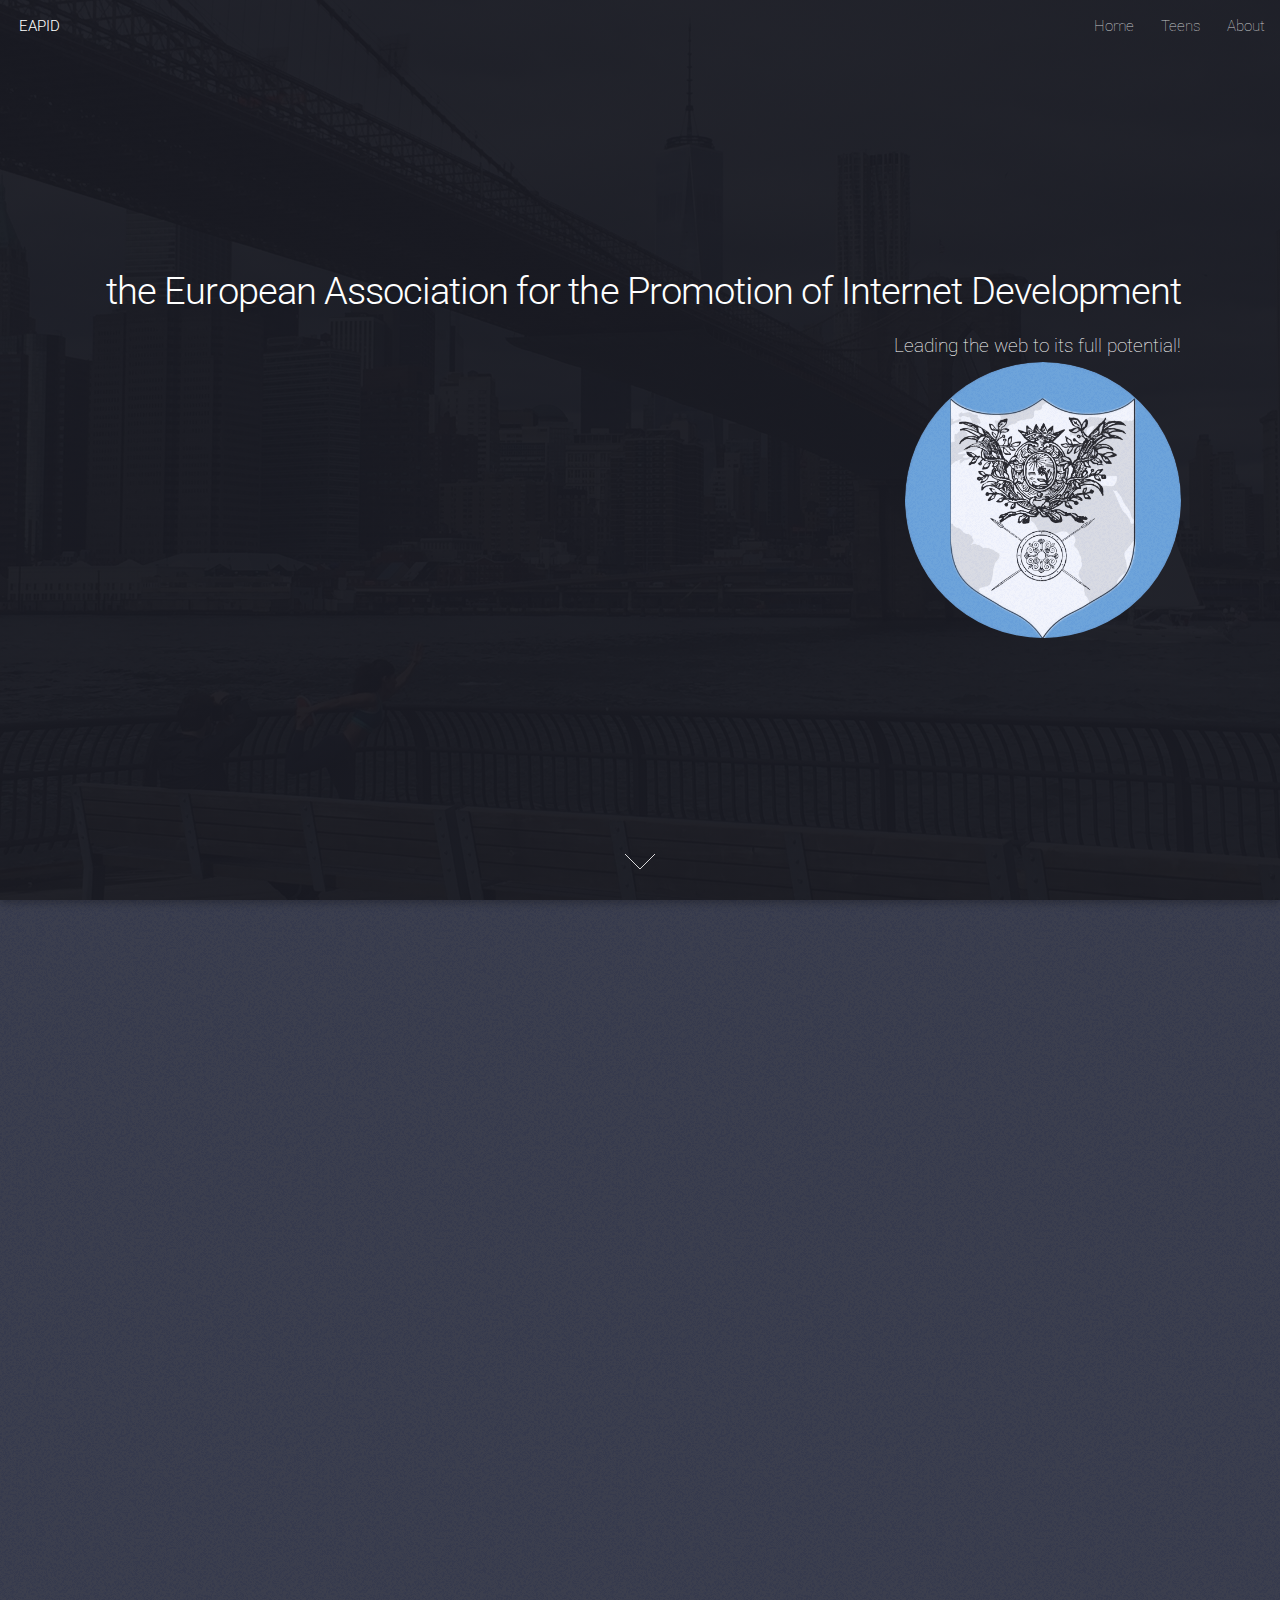
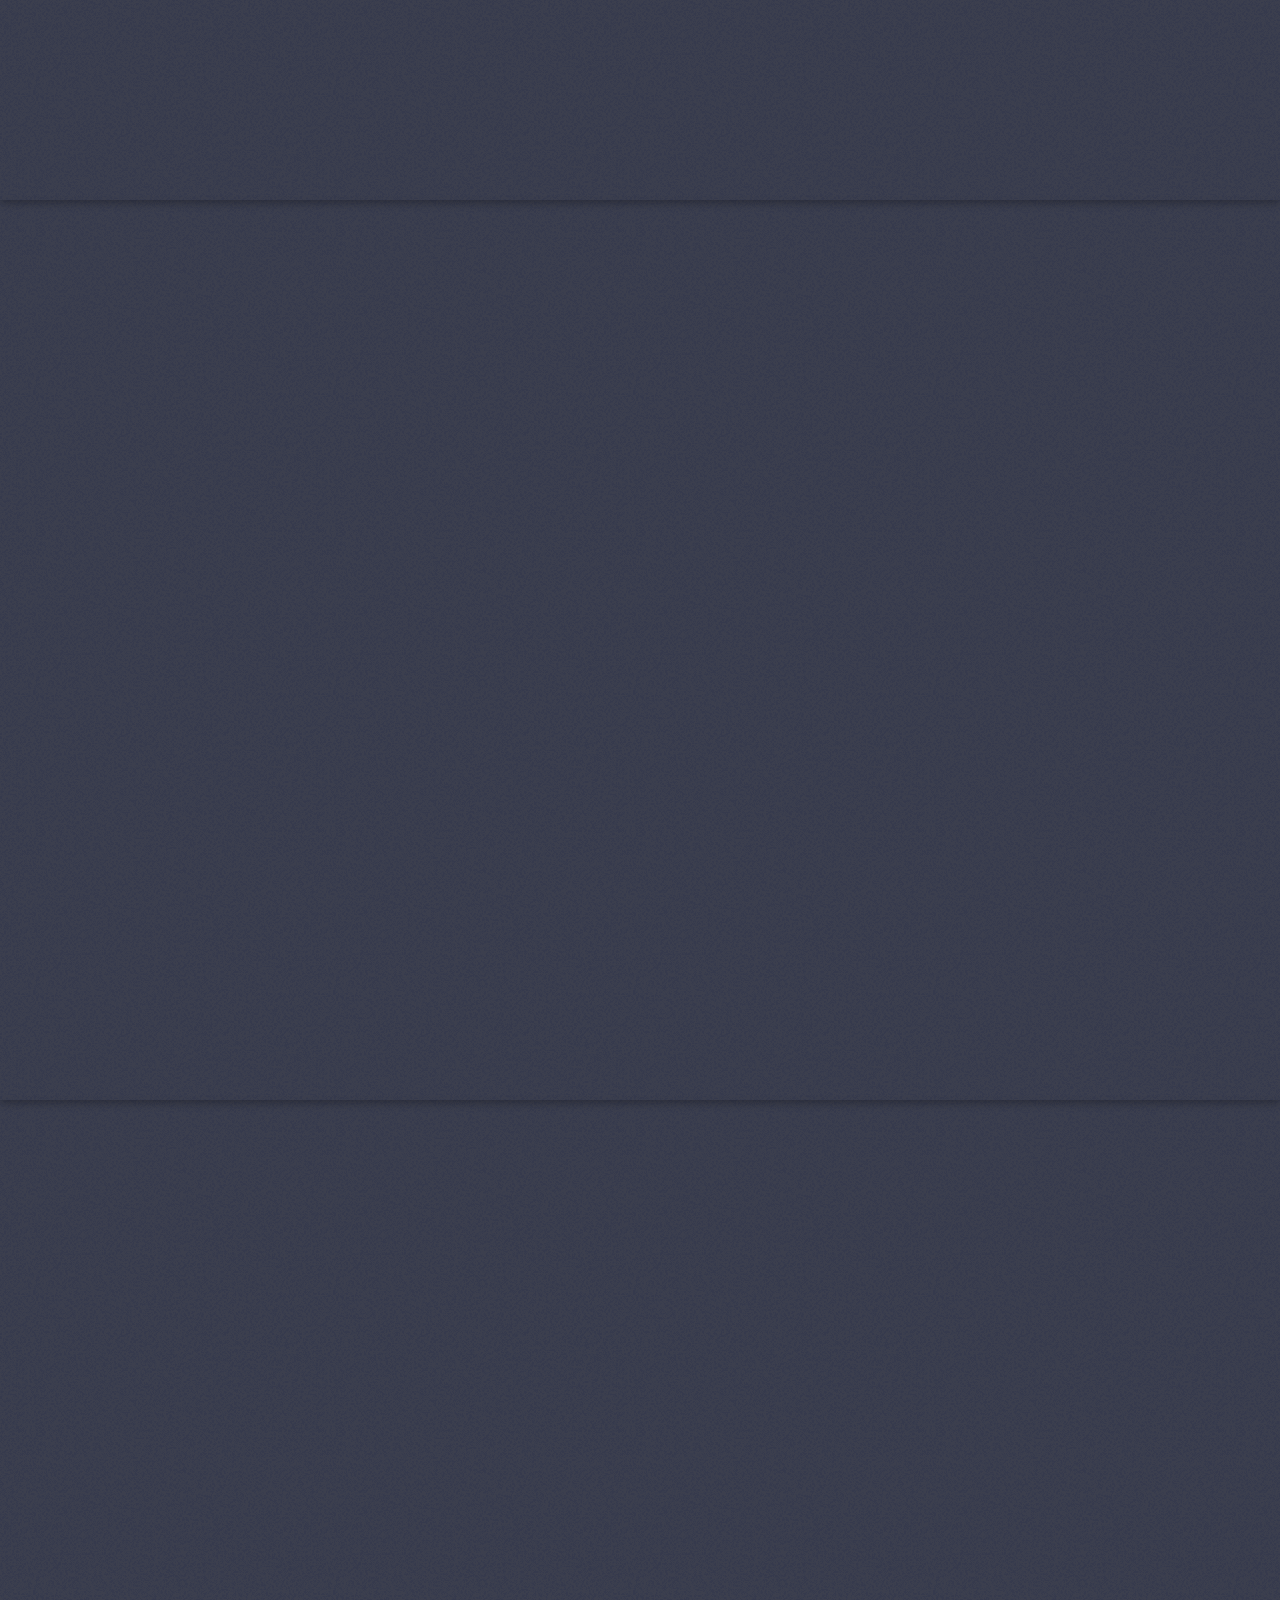
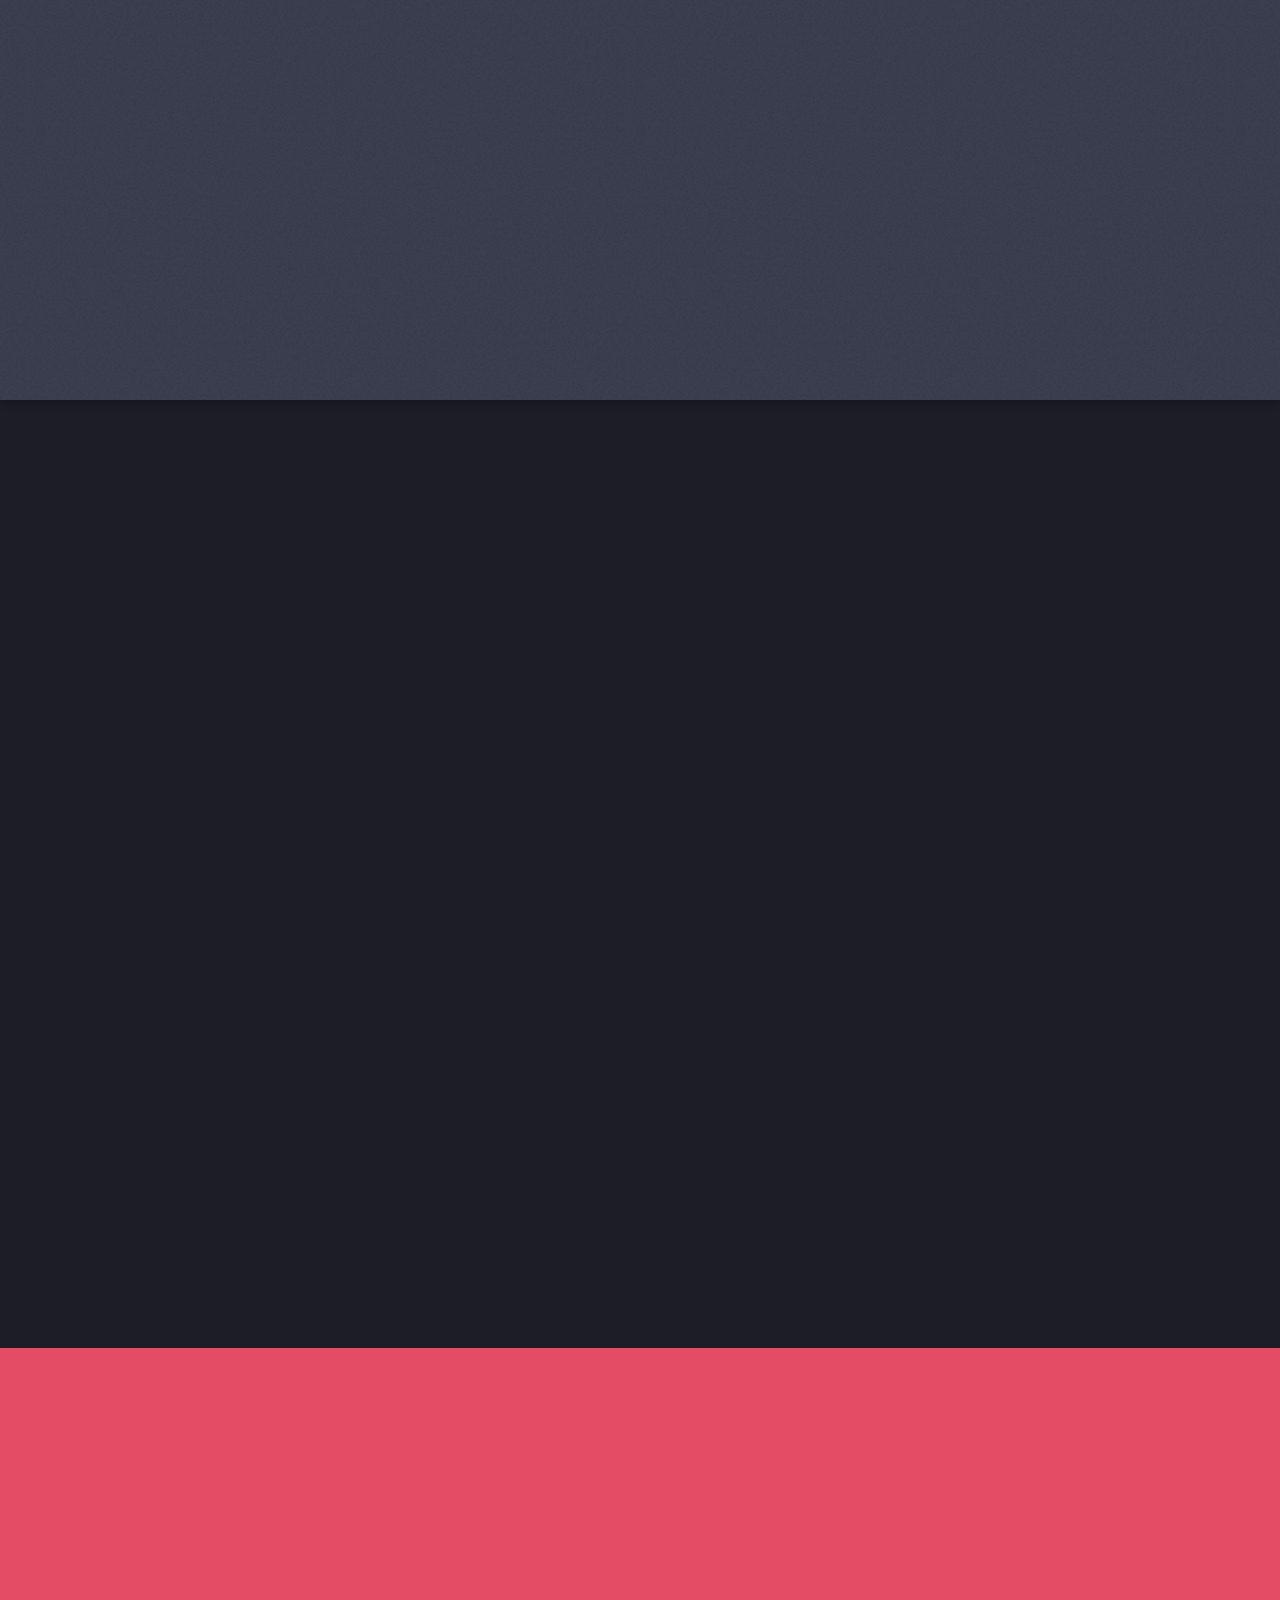
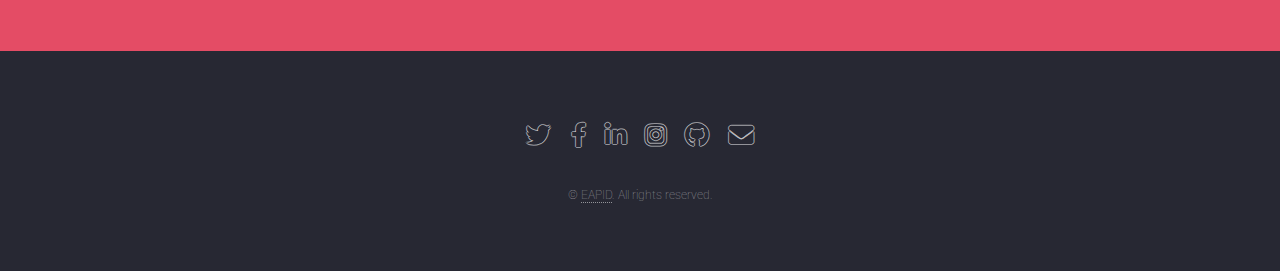
<file: index.html>
<!DOCTYPE HTML>
<!--
	Landed by HTML5 UP
	html5up.net | @ajlkn
	Free for personal and commercial use under the CCA 3.0 license (html5up.net/license)
-->
<html>
	<head>
		<title>the European Association for the Promotion of Internet Development</title>
		<meta charset="utf-8" />
		<meta name="viewport" content="width=device-width, initial-scale=1, user-scalable=no" />
		<link rel="stylesheet" href="assets/css/main.css" />
		<noscript><link rel="stylesheet" href="assets/css/noscript.css" /></noscript>
	</head>
	<body class="is-preload landing">
		<div id="page-wrapper">

			<!-- Header -->
				<header id="header">
					<h1 id="logo"><a href="index.html">EAPID</a></h1>
					<nav id="nav">
						<ul>
							<li><a href="index.html">Home</a></li>
							<li><a href="teens.html">Teens</a></li>
							<li><a href="about.html">About</a></li>
						</ul>
					</nav>
				</header>

			<!-- Banner -->
				<section id="banner">
					<div class="content">
						<header>
							<h2>the European Association for the Promotion of Internet Development</h2>
							<p>Leading the web to its full potential!</p>
						</header>
						<span class="image"><img src="images/logo.png" alt="" /></span>
					</div>
					<a href="#one" class="goto-next scrolly">Next</a>
				</section>

			<!-- One -->
				<section id="one" class="spotlight style1 bottom">
					<span class="image fit main"><img src="images/pic01.jpg" alt="" /></span>
					<div class="content">
						<div class="container">
							<div class="row">
								<div class="col-4 col-12-medium">
									<header>
										<h2>Introduce</h2>
										<p>Stories about us.</p>
									</header>
								</div>
								<div class="col-4 col-12-medium">
									<p>the European Association for the Promotion of Internet Development(EAPID) is an international community where Member organizations, a full-time staff, and the public work together to develop Web standards. Led by Robert M Beasley, EAPID's mission is to lead the Web to its full potential. </p>
								</div>
								<div class="col-4 col-12-medium">
									<p>The social value of the Web is that it enables human communication, commerce, and opportunities to share knowledge. One of EAPID's primary goals is to make these benefits available to all people, whatever their hardware, software, network infrastructure, native language, culture, geographical location, or physical or mental ability. </p>
								</div>
							</div>
						</div>
					</div>
					<a href="#two" class="goto-next scrolly">Next</a>
				</section>

			<!-- Two -->
				<section id="two" class="spotlight style2 right">
					<span class="image fit main"><img src="images/pic02.jpg" alt="" /></span>
					<div class="content">
						<header>
							<h2>The Web and the Internet</h2>
							<p>What is the difference between the Web and the Internet?</p>
						</header><p>The Internet is a network of networks, defined by the TPC/IP standards.</p>
						<p>The Web is an information space. The first three specifications for Web technologies defined URLs, HTTP, and HTML.</p>
						<ul class="actions">
							<li><a href="the-web-and-the-internet.html" class="button">Learn More</a></li>
						</ul>
					</div>
					<a href="#three" class="goto-next scrolly">Next</a>
				</section>

			<!-- Three -->
				<section id="three" class="spotlight style3 left">
					<span class="image fit main bottom"><img src="images/pic03.jpg" alt="" /></span>
					<div class="content">
						<header>
							<h2>Vision</h2>
							<p>EAPID's vision for the Web involves participation, sharing knowledge, and thereby building trust on a global scale.</p>
						</header>
						<p>Web for Rich Interaction; Web of Data and Services; Web of Trust</p>
						<ul class="actions">
							<li><a href="vision.html" class="button">Learn More</a></li>
						</ul>
					</div>
					<a href="#four" class="goto-next scrolly">Next</a>
				</section>

			<!-- Four -->
				<section id="four" class="wrapper style1 special fade-up">
					<div class="container">
						<header class="major">
							<h2>Values</h2>
							<p>What are we committed to?</p>
						</header>
						<div class="box alt">
							<div class="row gtr-uniform">
								<section class="col-4 col-6-medium col-12-xsmall">
									<span class="icon solid alt major fa-chart-area"></span>
									<h3>Informatization</h3>
									<p>Visualization of Internet information.</p>
								</section>
								<section class="col-4 col-6-medium col-12-xsmall">
									<span class="icon solid alt major fa-comment"></span>
									<h3>Multilingual</h3>
									<p>The Internet should not be divided by language.</p>
								</section>
								<section class="col-4 col-6-medium col-12-xsmall">
									<span class="icon solid alt major fa-flask"></span>
									<h3>Creative</h3>
									<p>The Internet should be used to express human creativity.</p>
								</section>
								<section class="col-4 col-6-medium col-12-xsmall">
									<span class="icon solid alt major fa-paper-plane"></span>
									<h3>Interconnection</h3>
									<p>Breaking down the barriers of the Internet.</p>
								</section>
								<section class="col-4 col-6-medium col-12-xsmall">
									<span class="icon solid alt major fa-file"></span>
									<h3>Standardization</h3>
									<p>Implement a set of prevailing standards for the writing of princes.</p>
								</section>
								<section class="col-4 col-6-medium col-12-xsmall">
									<span class="icon solid alt major fa-lock"></span>
									<h3>Security</h3>
									<p>Protect your privacy on the Internet.</p>
								</section>
							</div>
						</div>
						<footer class="major">
							<ul class="actions special">
								<li><a href="values.html" class="button">Learn more</a></li>
							</ul>
						</footer>
					</div>
				</section>

			<!-- Five -->
				<section id="five" class="wrapper style2 special fade">
					<div class="container">
						<header>
							<h2>Subscribe Us</h2>
							<p>to get the latest and most up-to-date information.</p>
						</header>
						<form method="post" action="#" class="cta">
							<div class="row gtr-uniform gtr-50">
								<div class="col-8 col-12-xsmall"><input type="email" name="email" id="email" placeholder="Your Email Address" /></div>
								<div class="col-4 col-12-xsmall"><input type="submit" value="Get Started" class="fit primary" /></div>
							</div>
						</form>
					</div>
				</section>

			<!-- Footer -->
				<footer id="footer">
					<ul class="icons">
						<li><a href="https://twitter.com/" class="icon brands alt fa-twitter"><span class="label">Twitter</span></a></li>
						<li><a href="https://facebook.com/" class="icon brands alt fa-facebook-f"><span class="label">Facebook</span></a></li>
						<li><a href="https://www.linkedin.com/" class="icon brands alt fa-linkedin-in"><span class="label">LinkedIn</span></a></li>
						<li><a href="https://www.instagram.com/" class="icon brands alt fa-instagram"><span class="label">Instagram</span></a></li>
						<li><a href="http://github.com/" class="icon brands alt fa-github"><span class="label">GitHub</span></a></li>
						<li><a href="https://mail.google.com/" class="icon solid alt fa-envelope"><span class="label">Gmail</span></a></li>
					</ul>
					<ul class="copyright">
						<li>&copy; <a href="index.html">EAPID</a>. All rights reserved.</li>
					</ul>
				</footer>

		</div>

		<!-- Scripts -->
			<script src="assets/js/jquery.min.js"></script>
			<script src="assets/js/jquery.scrolly.min.js"></script>
			<script src="assets/js/jquery.dropotron.min.js"></script>
			<script src="assets/js/jquery.scrollex.min.js"></script>
			<script src="assets/js/browser.min.js"></script>
			<script src="assets/js/breakpoints.min.js"></script>
			<script src="assets/js/util.js"></script>
			<script src="assets/js/main.js"></script>

	</body>
</html>
</file>
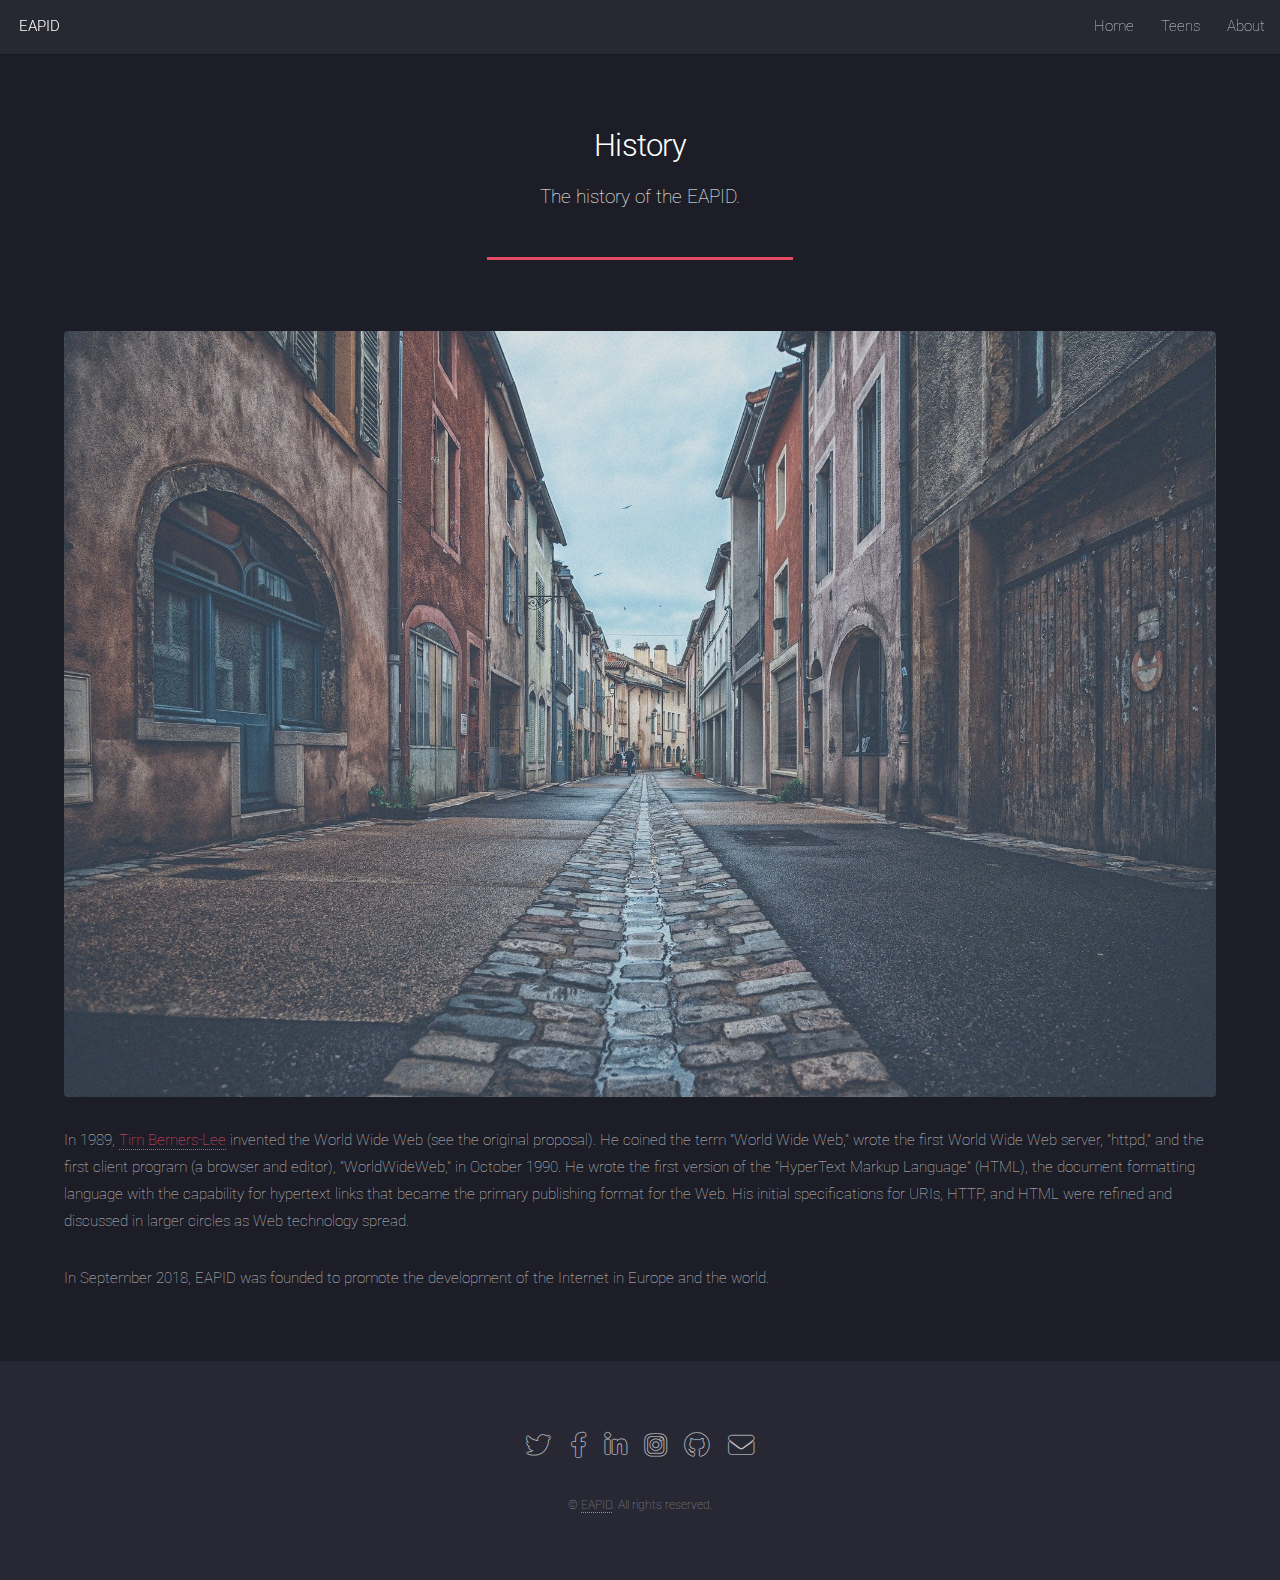
<file: about.html>
<!DOCTYPE HTML>
<!--
	Landed by HTML5 UP
	html5up.net | @ajlkn
	Free for personal and commercial use under the CCA 3.0 license (html5up.net/license)
-->
<html>
	<head>
		<title>About Us</title>
		<meta charset="utf-8" />
		<meta name="viewport" content="width=device-width, initial-scale=1, user-scalable=no" />
		<link rel="stylesheet" href="assets/css/main.css" />
		<noscript><link rel="stylesheet" href="assets/css/noscript.css" /></noscript>
	</head>
	<body class="is-preload">
		<div id="page-wrapper">

			<!-- Header -->
			<header id="header">
				<h1 id="logo"><a href="index.html">EAPID</a></h1>
				<nav id="nav">
					<ul>
						<li><a href="index.html">Home</a></li>
						<li><a href="teens.html">Teens</a></li>
						<li><a href="about.html">About</a></li>
					</ul>
				</nav>
			</header>

			<!-- Main -->
				<div id="main" class="wrapper style1">
					<div class="container">
						<header class="major">
							<h2>History</h2>
							<p>The history of the EAPID.</p>
						</header>

						<!-- Content -->
							<section id="content">
								<a href="#" class="image fit"><img src="images/4.jpg" alt="" /></a>
								<p>In 1989, <a href="https://www.w3.org/People/Berners-Lee/">Tim Berners-Lee</a> invented the World Wide Web (see the original proposal). He coined the term "World Wide Web," wrote the first World Wide Web server, "httpd," and the first client program (a browser and editor), "WorldWideWeb," in October 1990. He wrote the first version of the "HyperText Markup Language" (HTML), the document formatting language with the capability for hypertext links that became the primary publishing format for the Web. His initial specifications for URIs, HTTP, and HTML were refined and discussed in larger circles as Web technology spread.</p>
								<p>In September 2018, EAPID was founded to promote the development of the Internet in Europe and the world.</p>
							</section>

					</div>
				</div>

			<!-- Footer -->
			<footer id="footer">
				<ul class="icons">
					<li><a href="https://twitter.com/" class="icon brands alt fa-twitter"><span class="label">Twitter</span></a></li>
					<li><a href="https://facebook.com/" class="icon brands alt fa-facebook-f"><span class="label">Facebook</span></a></li>
					<li><a href="https://www.linkedin.com/" class="icon brands alt fa-linkedin-in"><span class="label">LinkedIn</span></a></li>
					<li><a href="https://www.instagram.com/" class="icon brands alt fa-instagram"><span class="label">Instagram</span></a></li>
					<li><a href="http://github.com/" class="icon brands alt fa-github"><span class="label">GitHub</span></a></li>
					<li><a href="https://mail.google.com/" class="icon solid alt fa-envelope"><span class="label">Gmail</span></a></li>
				</ul>
				<ul class="copyright">
					<li>&copy; <a href="index.html">EAPID</a>. All rights reserved.</li>
				</ul>
			</footer>

	</div>

		<!-- Scripts -->
			<script src="assets/js/jquery.min.js"></script>
			<script src="assets/js/jquery.scrolly.min.js"></script>
			<script src="assets/js/jquery.dropotron.min.js"></script>
			<script src="assets/js/jquery.scrollex.min.js"></script>
			<script src="assets/js/browser.min.js"></script>
			<script src="assets/js/breakpoints.min.js"></script>
			<script src="assets/js/util.js"></script>
			<script src="assets/js/main.js"></script>

	</body>
</html>
</file>
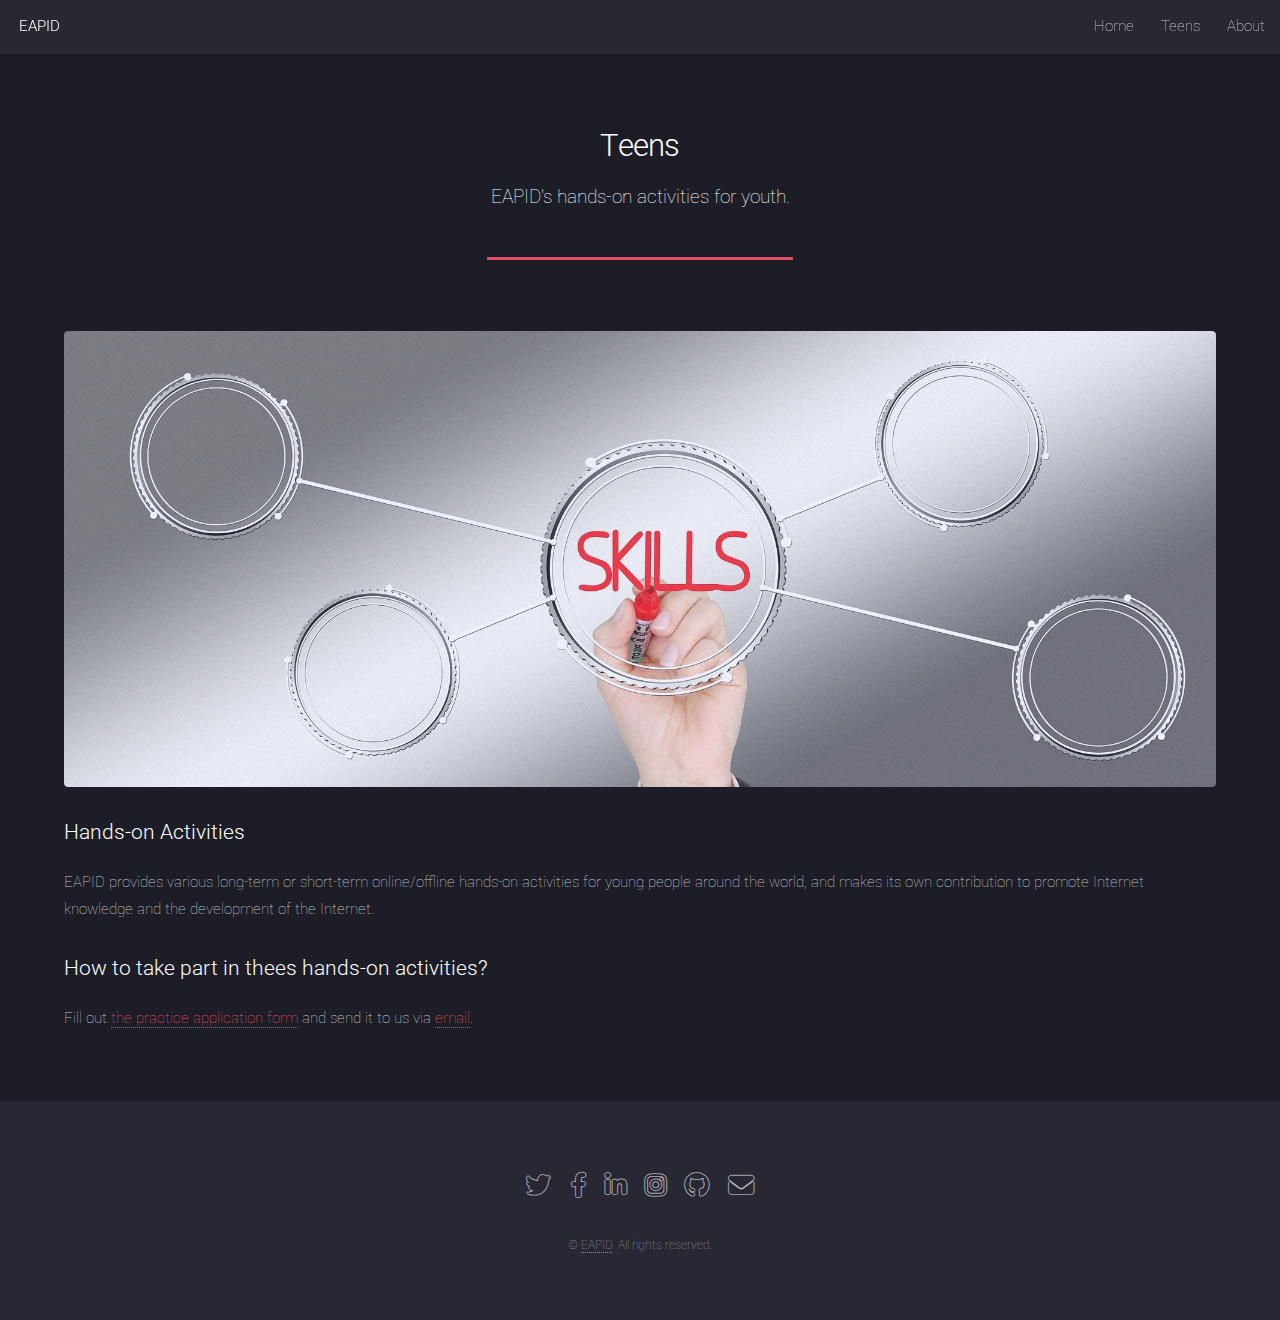
<file: teens.html>
<!DOCTYPE HTML>
<!--
	Landed by HTML5 UP
	html5up.net | @ajlkn
	Free for personal and commercial use under the CCA 3.0 license (html5up.net/license)
-->
<html>
	<head>
		<title>Teens</title>
		<meta charset="utf-8" />
		<meta name="viewport" content="width=device-width, initial-scale=1, user-scalable=no" />
		<link rel="stylesheet" href="assets/css/main.css" />
		<noscript><link rel="stylesheet" href="assets/css/noscript.css" /></noscript>
	</head>
	<body class="is-preload">
		<div id="page-wrapper">

			<!-- Header -->
			<header id="header">
				<h1 id="logo"><a href="index.html">EAPID</a></h1>
				<nav id="nav">
					<ul>
						<li><a href="index.html">Home</a></li>
						<li><a href="teens.html">Teens</a></li>
						<li><a href="about.html">About</a></li>
					</ul>
				</nav>
			</header>

			<!-- Main -->
				<div id="main" class="wrapper style1">
					<div class="container">
						<header class="major">
							<h2>Teens</h2>
							<p>EAPID's hands-on activities for youth.</p>
						</header>

						<!-- Content -->
							<section id="content">
								<a href="#" class="image fit"><img src="images/5.jpg" alt="" /></a>
								<h3>Hands-on Activities</h3>
								<p>EAPID provides various long-term or short-term online/offline hands-on activities for young people around the world, and makes its own contribution to promote Internet knowledge and the development of the Internet.</p>
								<h3>How to take part in thees hands-on activities?</h3>
								<p>Fill out <a href="">the practice application form</a> and send it to us via <a href="">email</a>.</p>
							</section>

					</div>
				</div>

			<!-- Footer -->
			<footer id="footer">
				<ul class="icons">
					<li><a href="https://twitter.com/" class="icon brands alt fa-twitter"><span class="label">Twitter</span></a></li>
					<li><a href="https://facebook.com/" class="icon brands alt fa-facebook-f"><span class="label">Facebook</span></a></li>
					<li><a href="https://www.linkedin.com/" class="icon brands alt fa-linkedin-in"><span class="label">LinkedIn</span></a></li>
					<li><a href="https://www.instagram.com/" class="icon brands alt fa-instagram"><span class="label">Instagram</span></a></li>
					<li><a href="http://github.com/" class="icon brands alt fa-github"><span class="label">GitHub</span></a></li>
					<li><a href="https://mail.google.com/" class="icon solid alt fa-envelope"><span class="label">Gmail</span></a></li>
				</ul>
				<ul class="copyright">
					<li>&copy; <a href="index.html">EAPID</a>. All rights reserved.</li>
				</ul>
			</footer>

	</div>

		<!-- Scripts -->
			<script src="assets/js/jquery.min.js"></script>
			<script src="assets/js/jquery.scrolly.min.js"></script>
			<script src="assets/js/jquery.dropotron.min.js"></script>
			<script src="assets/js/jquery.scrollex.min.js"></script>
			<script src="assets/js/browser.min.js"></script>
			<script src="assets/js/breakpoints.min.js"></script>
			<script src="assets/js/util.js"></script>
			<script src="assets/js/main.js"></script>

	</body>
</html>
</file>
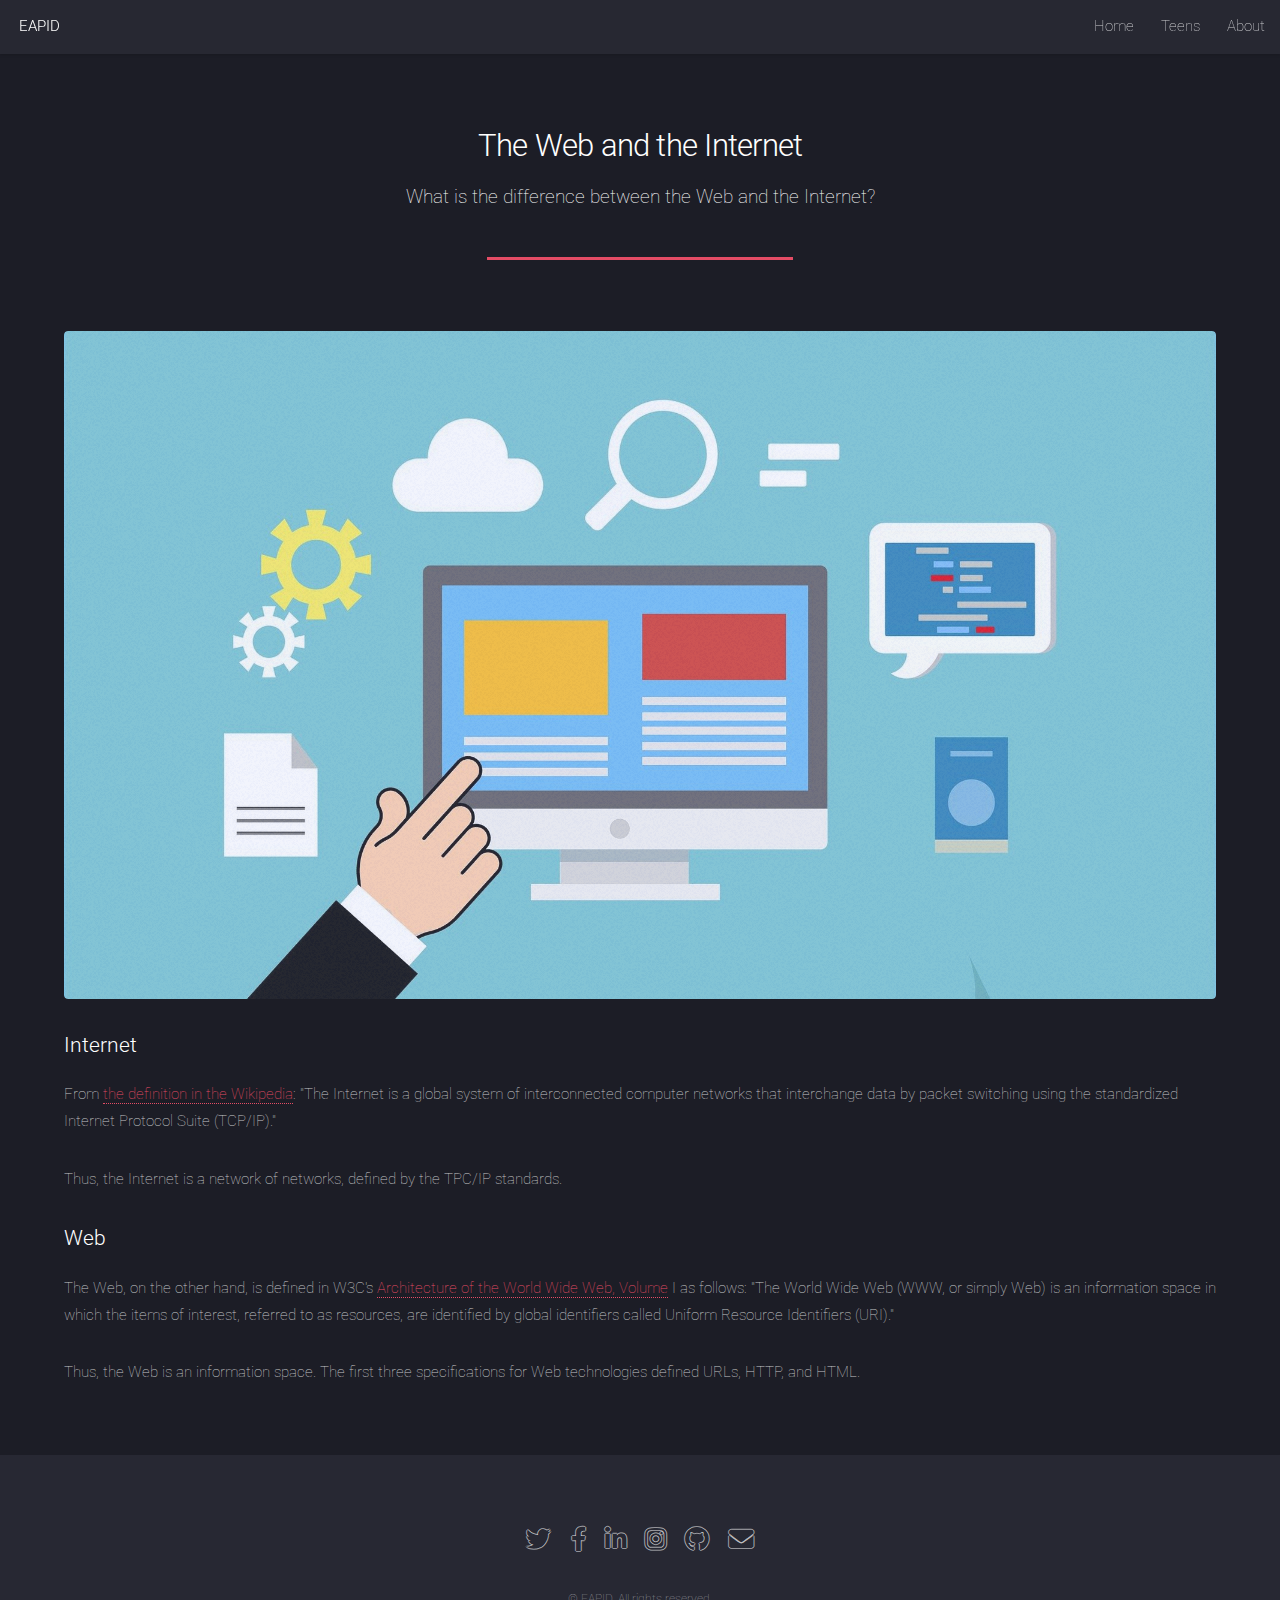
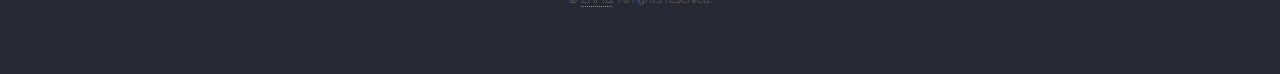
<file: the-web-and-the-internet.html>
<!DOCTYPE HTML>
<!--
	Landed by HTML5 UP
	html5up.net | @ajlkn
	Free for personal and commercial use under the CCA 3.0 license (html5up.net/license)
-->
<html>
	<head>
		<title>What is the difference between the Web and the Internet?</title>
		<meta charset="utf-8" />
		<meta name="viewport" content="width=device-width, initial-scale=1, user-scalable=no" />
		<link rel="stylesheet" href="assets/css/main.css" />
		<noscript><link rel="stylesheet" href="assets/css/noscript.css" /></noscript>
	</head>
	<body class="is-preload">
		<div id="page-wrapper">

			<!-- Header -->
			<header id="header">
				<h1 id="logo"><a href="index.html">EAPID</a></h1>
				<nav id="nav">
					<ul>
						<li><a href="index.html">Home</a></li>
						<li><a href="teens.html">Teens</a></li>
						<li><a href="about.html">About</a></li>
					</ul>
				</nav>
			</header>

			<!-- Main -->
				<div id="main" class="wrapper style1">
					<div class="container">
						<header class="major">
							<h2>The Web and the Internet</h2>
							<p>What is the difference between the Web and the Internet?</p>
						</header>

						<!-- Content -->
							<section id="content">
								<a href="#" class="image fit"><img src="images/1.jpg" alt="" /></a>
								<h3>Internet</h3>
								<p>From <a href="http://en.wikipedia.org/wiki/Internet">the definition in the Wikipedia</a>: "The Internet is a global system of interconnected computer networks that interchange data by packet switching using the standardized Internet Protocol Suite (TCP/IP)."</p>
								<p>Thus, the Internet is a network of networks, defined by the TPC/IP standards.</p>
								<h3>Web</h3>
								<p>The Web, on the other hand, is defined in W3C's <a href="https://www.w3.org/TR/webarch/">Architecture of the World Wide Web, Volume</a> I as follows: "The World Wide Web (WWW, or simply Web) is an information space in which the items of interest, referred to as resources, are identified by global identifiers called Uniform Resource Identifiers (URI)."</p>
								<p>Thus, the Web is an information space. The first three specifications for Web technologies defined URLs, HTTP, and HTML.</p>
							</section>

					</div>
				</div>

			<!-- Footer -->
			<footer id="footer">
				<ul class="icons">
					<li><a href="https://twitter.com/" class="icon brands alt fa-twitter"><span class="label">Twitter</span></a></li>
					<li><a href="https://facebook.com/" class="icon brands alt fa-facebook-f"><span class="label">Facebook</span></a></li>
					<li><a href="https://www.linkedin.com/" class="icon brands alt fa-linkedin-in"><span class="label">LinkedIn</span></a></li>
					<li><a href="https://www.instagram.com/" class="icon brands alt fa-instagram"><span class="label">Instagram</span></a></li>
					<li><a href="http://github.com/" class="icon brands alt fa-github"><span class="label">GitHub</span></a></li>
					<li><a href="https://mail.google.com/" class="icon solid alt fa-envelope"><span class="label">Gmail</span></a></li>
				</ul>
				<ul class="copyright">
					<li>&copy; <a href="index.html">EAPID</a>. All rights reserved.</li>
				</ul>
			</footer>

	</div>

		<!-- Scripts -->
			<script src="assets/js/jquery.min.js"></script>
			<script src="assets/js/jquery.scrolly.min.js"></script>
			<script src="assets/js/jquery.dropotron.min.js"></script>
			<script src="assets/js/jquery.scrollex.min.js"></script>
			<script src="assets/js/browser.min.js"></script>
			<script src="assets/js/breakpoints.min.js"></script>
			<script src="assets/js/util.js"></script>
			<script src="assets/js/main.js"></script>

	</body>
</html>
</file>
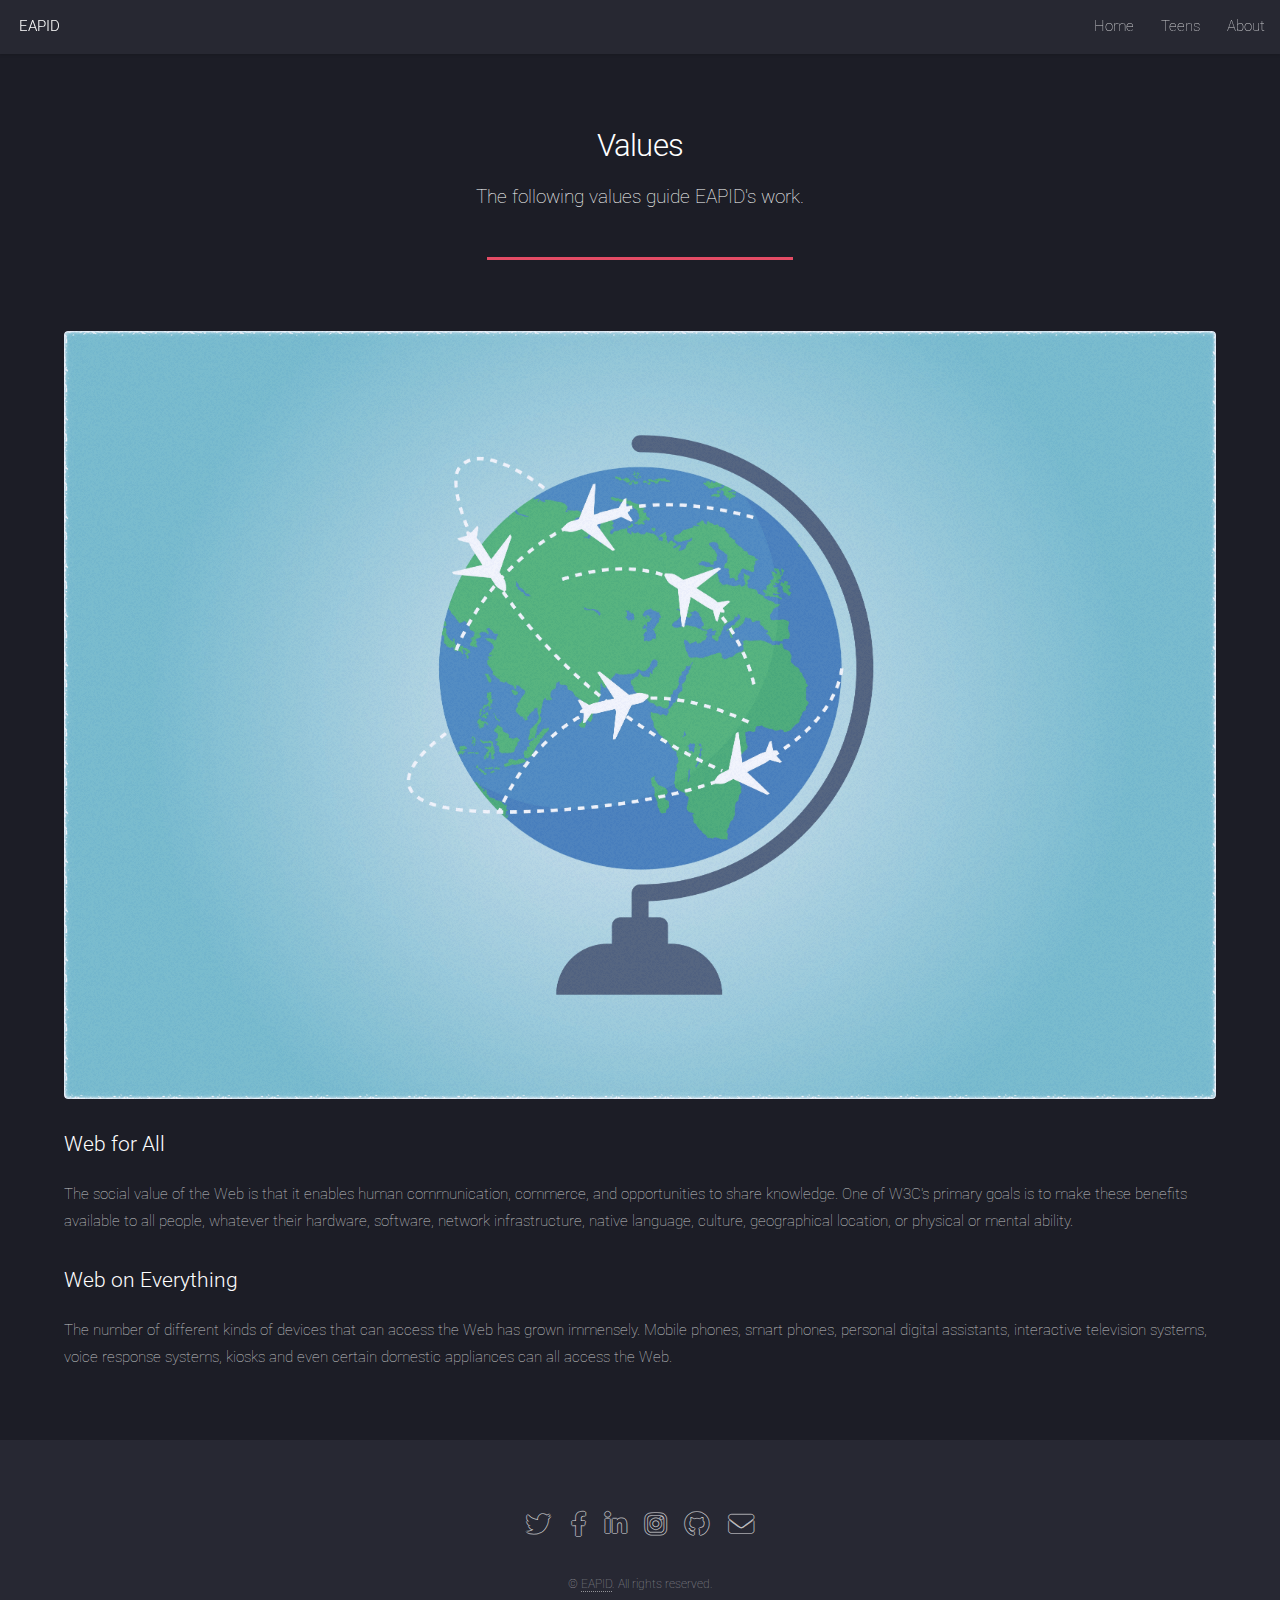
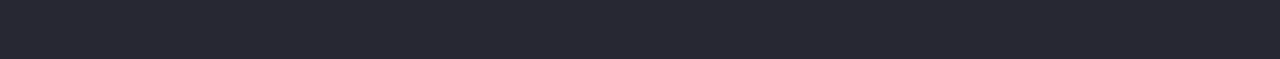
<file: values.html>
<!DOCTYPE HTML>
<!--
	Landed by HTML5 UP
	html5up.net | @ajlkn
	Free for personal and commercial use under the CCA 3.0 license (html5up.net/license)
-->
<html>
	<head>
		<title>Values</title>
		<meta charset="utf-8" />
		<meta name="viewport" content="width=device-width, initial-scale=1, user-scalable=no" />
		<link rel="stylesheet" href="assets/css/main.css" />
		<noscript><link rel="stylesheet" href="assets/css/noscript.css" /></noscript>
	</head>
	<body class="is-preload">
		<div id="page-wrapper">

			<!-- Header -->
			<header id="header">
				<h1 id="logo"><a href="index.html">EAPID</a></h1>
				<nav id="nav">
					<ul>
						<li><a href="index.html">Home</a></li>
						<li><a href="teens.html">Teens</a></li>
						<li><a href="about.html">About</a></li>
					</ul>
				</nav>
			</header>

			<!-- Main -->
				<div id="main" class="wrapper style1">
					<div class="container">
						<header class="major">
							<h2>Values</h2>
							<p>The following values guide EAPID's work.</p>
						</header>

						<!-- Content -->
							<section id="content">
								<a href="#" class="image fit"><img src="images/3.jpg" alt="" /></a>
								<h3>Web for All</h3>
								<p>The social value of the Web is that it enables human communication, commerce, and opportunities to share knowledge. One of W3C's primary goals is to make these benefits available to all people, whatever their hardware, software, network infrastructure, native language, culture, geographical location, or physical or mental ability.</p>
								<h3>Web on Everything</h3>
								<p>The number of different kinds of devices that can access the Web has grown immensely. Mobile phones, smart phones, personal digital assistants, interactive television systems, voice response systems, kiosks and even certain domestic appliances can all access the Web.</p>
							</section>

					</div>
				</div>

			<!-- Footer -->
			<footer id="footer">
				<ul class="icons">
					<li><a href="https://twitter.com/" class="icon brands alt fa-twitter"><span class="label">Twitter</span></a></li>
					<li><a href="https://facebook.com/" class="icon brands alt fa-facebook-f"><span class="label">Facebook</span></a></li>
					<li><a href="https://www.linkedin.com/" class="icon brands alt fa-linkedin-in"><span class="label">LinkedIn</span></a></li>
					<li><a href="https://www.instagram.com/" class="icon brands alt fa-instagram"><span class="label">Instagram</span></a></li>
					<li><a href="http://github.com/" class="icon brands alt fa-github"><span class="label">GitHub</span></a></li>
					<li><a href="https://mail.google.com/" class="icon solid alt fa-envelope"><span class="label">Gmail</span></a></li>
				</ul>
				<ul class="copyright">
					<li>&copy; <a href="index.html">EAPID</a>. All rights reserved.</li>
				</ul>
			</footer>

	</div>

		<!-- Scripts -->
			<script src="assets/js/jquery.min.js"></script>
			<script src="assets/js/jquery.scrolly.min.js"></script>
			<script src="assets/js/jquery.dropotron.min.js"></script>
			<script src="assets/js/jquery.scrollex.min.js"></script>
			<script src="assets/js/browser.min.js"></script>
			<script src="assets/js/breakpoints.min.js"></script>
			<script src="assets/js/util.js"></script>
			<script src="assets/js/main.js"></script>

	</body>
</html>
</file>
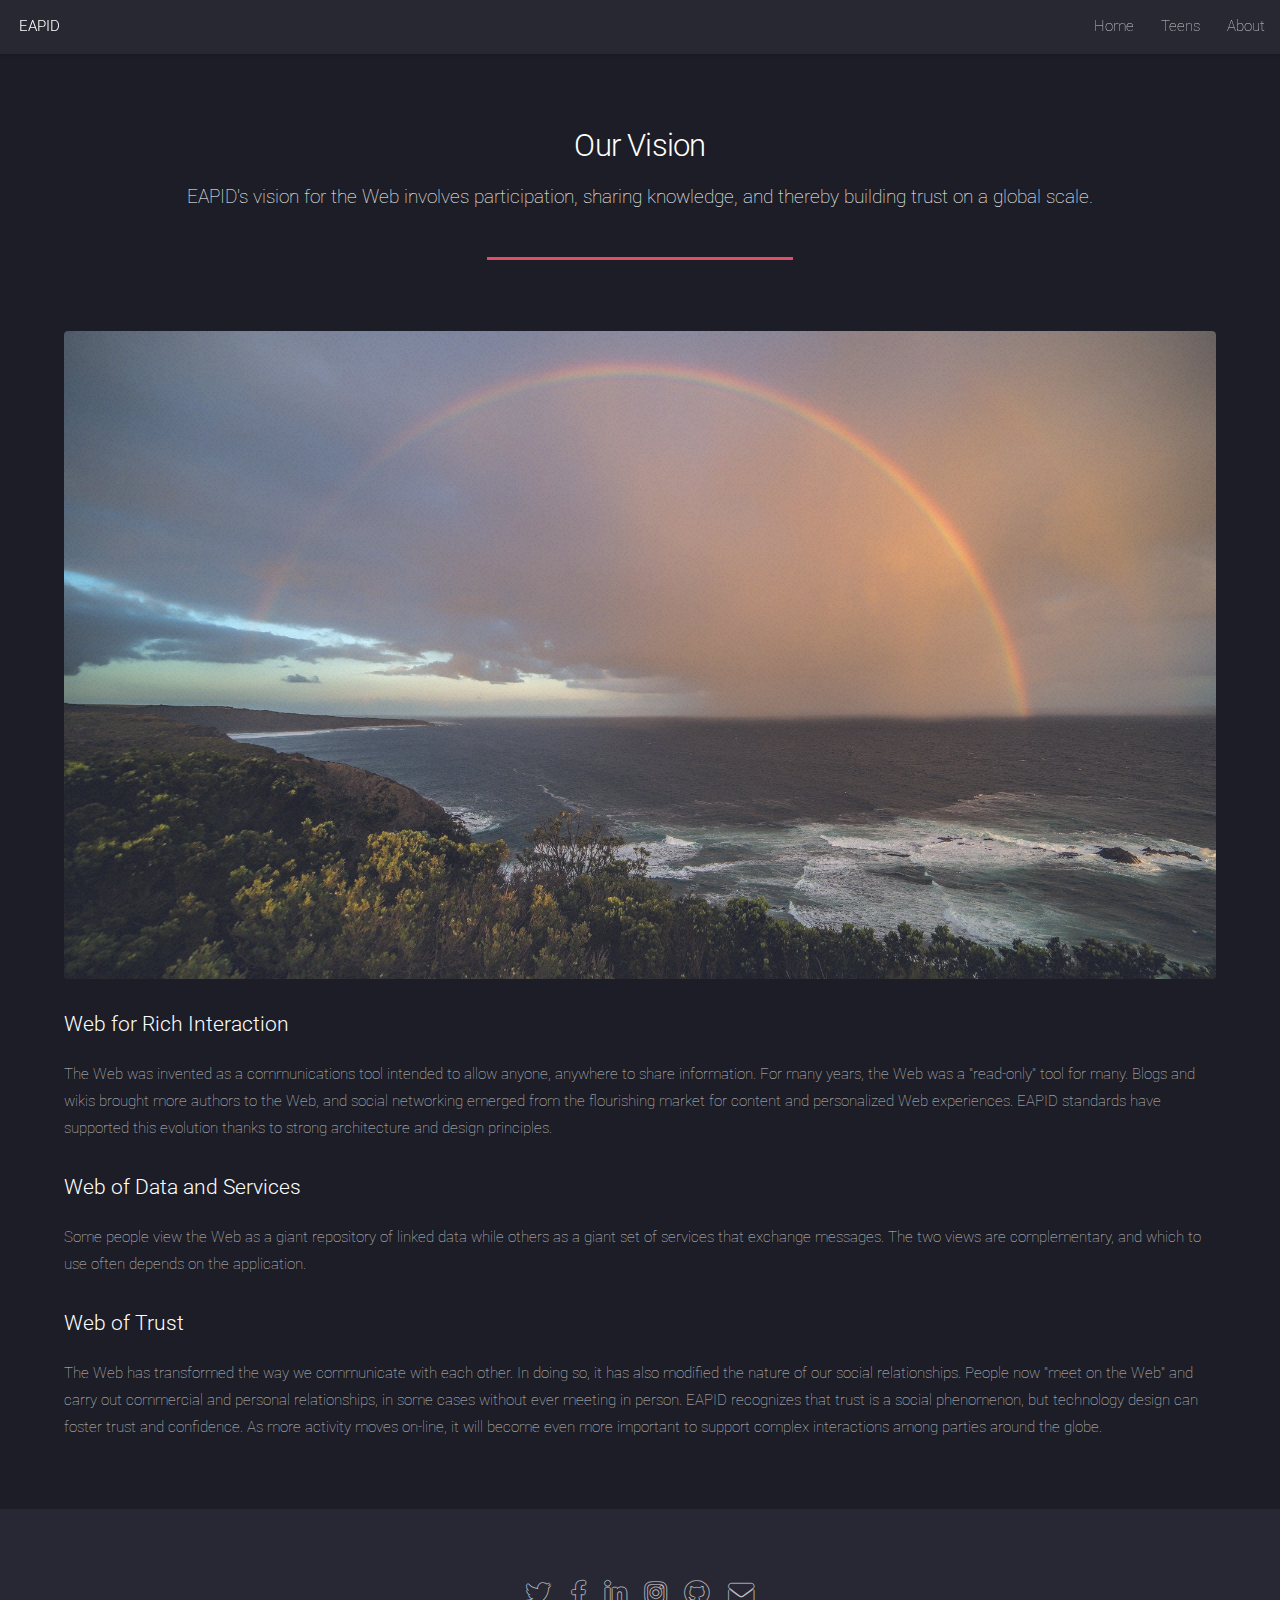
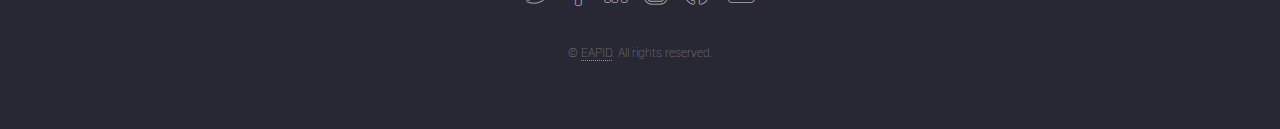
<file: vision.html>
<!DOCTYPE HTML>
<!--
	Landed by HTML5 UP
	html5up.net | @ajlkn
	Free for personal and commercial use under the CCA 3.0 license (html5up.net/license)
-->
<html>
	<head>
		<title>Our Vision</title>
		<meta charset="utf-8" />
		<meta name="viewport" content="width=device-width, initial-scale=1, user-scalable=no" />
		<link rel="stylesheet" href="assets/css/main.css" />
		<noscript><link rel="stylesheet" href="assets/css/noscript.css" /></noscript>
	</head>
	<body class="is-preload">
		<div id="page-wrapper">

			<!-- Header -->
			<header id="header">
				<h1 id="logo"><a href="index.html">EAPID</a></h1>
				<nav id="nav">
					<ul>
						<li><a href="index.html">Home</a></li>
						<li><a href="teens.html">Teens</a></li>
						<li><a href="about.html">About</a></li>
					</ul>
				</nav>
			</header>

			<!-- Main -->
				<div id="main" class="wrapper style1">
					<div class="container">
						<header class="major">
							<h2>Our Vision</h2>
							<p>EAPID's vision for the Web involves participation, sharing knowledge, and thereby building trust on a global scale.</p>
						</header>

						<!-- Content -->
							<section id="content">
								<a href="#" class="image fit"><img src="images/2.jpg" alt="" /></a>
								<h3>Web for Rich Interaction</h3>
								<p>The Web was invented as a communications tool intended to allow anyone, anywhere to share information. For many years, the Web was a "read-only" tool for many. Blogs and wikis brought more authors to the Web, and social networking emerged from the flourishing market for content and personalized Web experiences. EAPID standards have supported this evolution thanks to strong architecture and design principles.</p>
								<h3>Web of Data and Services</h3>
								<p>Some people view the Web as a giant repository of linked data while others as a giant set of services that exchange messages. The two views are complementary, and which to use often depends on the application.</p>
								<h3>Web of Trust</h3>
								<p>The Web has transformed the way we communicate with each other. In doing so, it has also modified the nature of our social relationships. People now "meet on the Web" and carry out commercial and personal relationships, in some cases without ever meeting in person. EAPID recognizes that trust is a social phenomenon, but technology design can foster trust and confidence. As more activity moves on-line, it will become even more important to support complex interactions among parties around the globe.</p>
							</section>

					</div>
				</div>

			<!-- Footer -->
			<footer id="footer">
				<ul class="icons">
					<li><a href="https://twitter.com/" class="icon brands alt fa-twitter"><span class="label">Twitter</span></a></li>
					<li><a href="https://facebook.com/" class="icon brands alt fa-facebook-f"><span class="label">Facebook</span></a></li>
					<li><a href="https://www.linkedin.com/" class="icon brands alt fa-linkedin-in"><span class="label">LinkedIn</span></a></li>
					<li><a href="https://www.instagram.com/" class="icon brands alt fa-instagram"><span class="label">Instagram</span></a></li>
					<li><a href="http://github.com/" class="icon brands alt fa-github"><span class="label">GitHub</span></a></li>
					<li><a href="https://mail.google.com/" class="icon solid alt fa-envelope"><span class="label">Gmail</span></a></li>
				</ul>
				<ul class="copyright">
					<li>&copy; <a href="index.html">EAPID</a>. All rights reserved.</li>
				</ul>
			</footer>

	</div>

		<!-- Scripts -->
			<script src="assets/js/jquery.min.js"></script>
			<script src="assets/js/jquery.scrolly.min.js"></script>
			<script src="assets/js/jquery.dropotron.min.js"></script>
			<script src="assets/js/jquery.scrollex.min.js"></script>
			<script src="assets/js/browser.min.js"></script>
			<script src="assets/js/breakpoints.min.js"></script>
			<script src="assets/js/util.js"></script>
			<script src="assets/js/main.js"></script>

	</body>
</html>
</file>
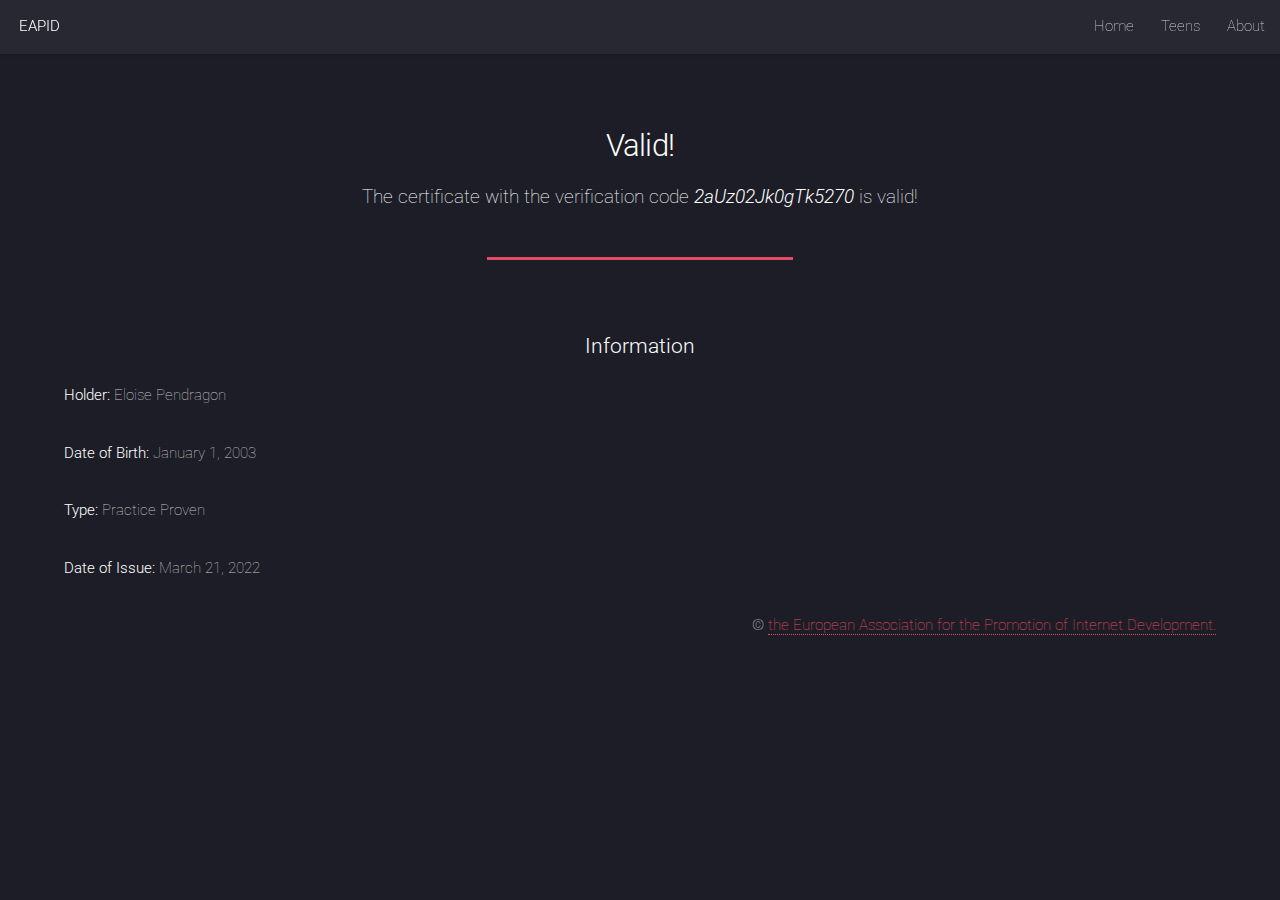
<file: certificates/2aUz02Jk0gTk5270.html>
<!DOCTYPE HTML>
<!--
	Landed by HTML5 UP
	html5up.net | @ajlkn
	Free for personal and commercial use under the CCA 3.0 license (html5up.net/license)
-->
<html>
	<head>
		<title>Verification Page</title>
		<meta charset="utf-8" />
		<meta name="viewport" content="width=device-width, initial-scale=1, user-scalable=no" />
		<link rel="stylesheet" href="../assets/css/main.css" />
		<noscript><link rel="stylesheet" href="../assets/css/noscript.css" /></noscript>
	</head>
	<body class="is-preload">
		<div id="page-wrapper">
<!-- Header -->
<header id="header">
	<h1 id="logo"><a href="../index.html">EAPID</a></h1>
	<nav id="nav">
		<ul>
			<li><a href="../index.html">Home</a></li>
			<li><a href="../teens.html">Teens</a></li>
			<li><a href="../about.html">About</a></li>
		</ul>
	</nav>
</header>
			<!-- Main -->
				<div id="main" class="wrapper style1">
					<div class="container">
						<header class="major">
							<h2>Valid!</h2>
							<p>The certificate with the verification code <b><i>2aUz02Jk0gTk5270</i></b> is valid!</p>
						</header>
						<h3 style="text-align:Center">Information</h3>
						<p><b>Holder:</b> Eloise Pendragon</p>
						<p><b>Date of Birth:</b> January 1, 2003</p>
						<p><b>Type: </b>Practice Proven</p>
						<p><b>Date of Issue:</b> March 21, 2022</p>
						<p style="text-align:right">&copy; <a href="../index.html">the European Association for the Promotion of Internet Development.</a></p>
					</div>
				</div>
	</div>

		<!-- Scripts -->
			<script src="../assets/js/jquery.min.js"></script>
			<script src="../assets/js/jquery.scrolly.min.js"></script>
			<script src="../assets/js/jquery.dropotron.min.js"></script>
			<script src="../assets/js/jquery.scrollex.min.js"></script>
			<script src="../assets/js/browser.min.js"></script>
			<script src="../assets/js/breakpoints.min.js"></script>
			<script src="../assets/js/util.js"></script>
			<script src="../assets/js/main.js"></script>

	</body>
</html>
</file>
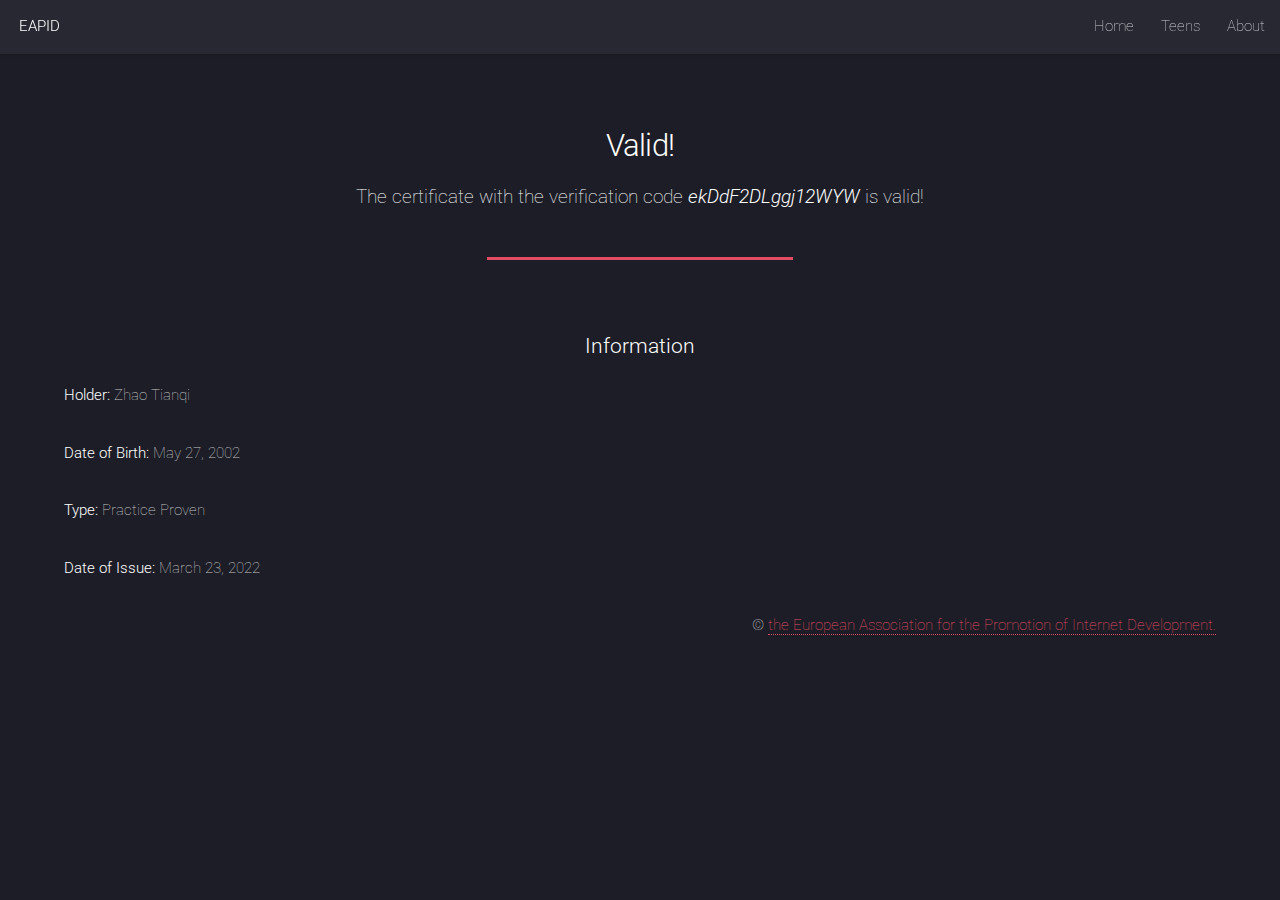
<file: certificates/ekDdF2DLggj12WYW.html>
<!DOCTYPE HTML>
<!--
	Landed by HTML5 UP
	html5up.net | @ajlkn
	Free for personal and commercial use under the CCA 3.0 license (html5up.net/license)
-->
<html>
	<head>
		<title>Verification Page</title>
		<meta charset="utf-8" />
		<meta name="viewport" content="width=device-width, initial-scale=1, user-scalable=no" />
		<link rel="stylesheet" href="../assets/css/main.css" />
		<noscript><link rel="stylesheet" href="../assets/css/noscript.css" /></noscript>
	</head>
	<body class="is-preload">
		<div id="page-wrapper">
<!-- Header -->
<header id="header">
	<h1 id="logo"><a href="../index.html">EAPID</a></h1>
	<nav id="nav">
		<ul>
			<li><a href="../index.html">Home</a></li>
			<li><a href="../teens.html">Teens</a></li>
			<li><a href="../about.html">About</a></li>
		</ul>
	</nav>
</header>
			<!-- Main -->
				<div id="main" class="wrapper style1">
					<div class="container">
						<header class="major">
							<h2>Valid!</h2>
							<p>The certificate with the verification code <b><i>ekDdF2DLggj12WYW</i></b> is valid!</p>
						</header>
						<h3 style="text-align:Center">Information</h3>
						<p><b>Holder:</b> Zhao Tianqi</p>
						<p><b>Date of Birth:</b> May 27, 2002</p>
						<p><b>Type: </b>Practice Proven</p>
						<p><b>Date of Issue:</b> March 23, 2022</p>
						<p style="text-align:right">&copy; <a href="../index.html">the European Association for the Promotion of Internet Development.</a></p>
					</div>
				</div>
	</div>

		<!-- Scripts -->
			<script src="../assets/js/jquery.min.js"></script>
			<script src="../assets/js/jquery.scrolly.min.js"></script>
			<script src="../assets/js/jquery.dropotron.min.js"></script>
			<script src="../assets/js/jquery.scrollex.min.js"></script>
			<script src="../assets/js/browser.min.js"></script>
			<script src="../assets/js/breakpoints.min.js"></script>
			<script src="../assets/js/util.js"></script>
			<script src="../assets/js/main.js"></script>

	</body>
</html>
</file>
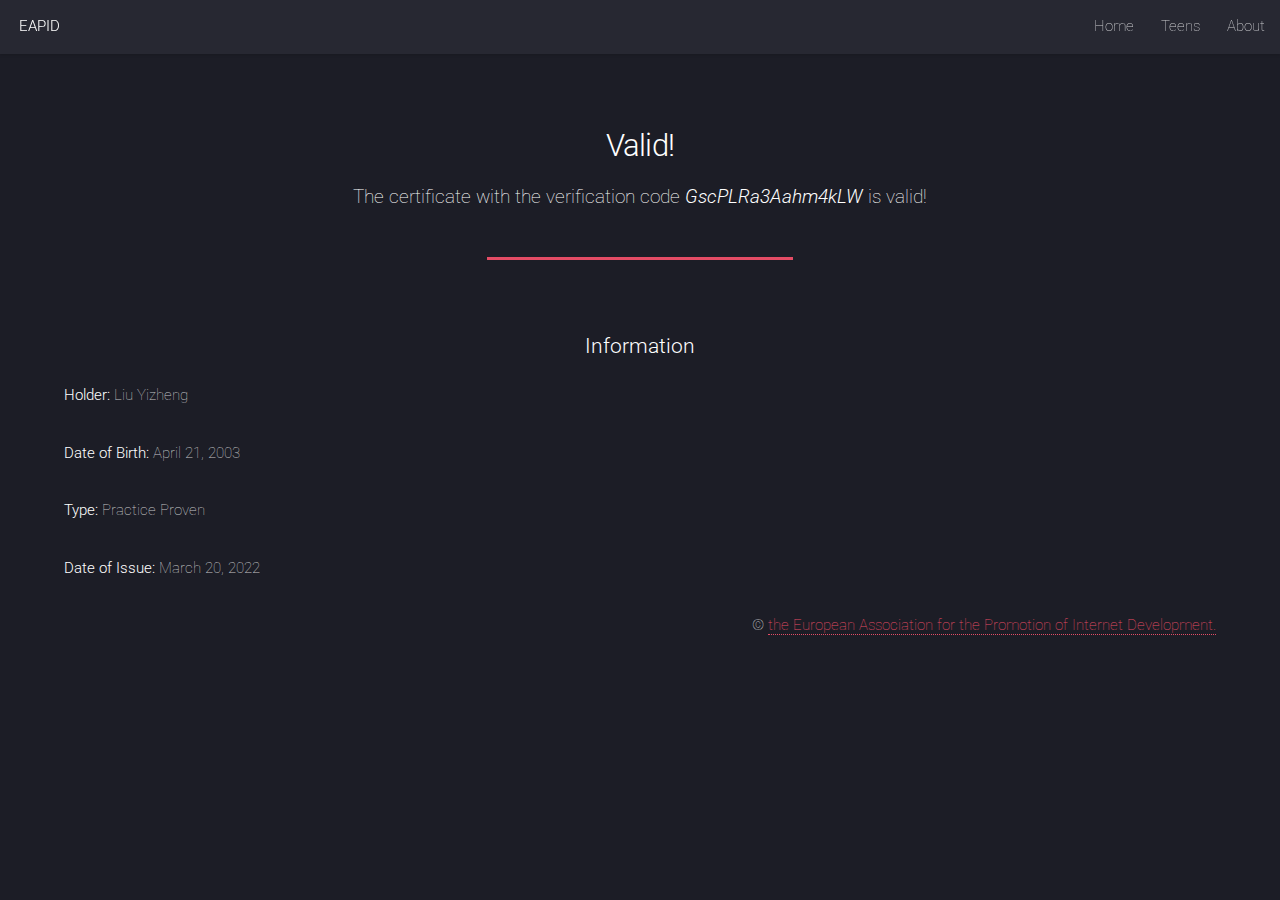
<file: certificates/GscPLRa3Aahm4kLW.html>
<!DOCTYPE HTML>
<!--
	Landed by HTML5 UP
	html5up.net | @ajlkn
	Free for personal and commercial use under the CCA 3.0 license (html5up.net/license)
-->
<html>
	<head>
		<title>Verification Page</title>
		<meta charset="utf-8" />
		<meta name="viewport" content="width=device-width, initial-scale=1, user-scalable=no" />
		<link rel="stylesheet" href="../assets/css/main.css" />
		<noscript><link rel="stylesheet" href="../assets/css/noscript.css" /></noscript>
	</head>
	<body class="is-preload">
		<div id="page-wrapper">
<!-- Header -->
<header id="header">
	<h1 id="logo"><a href="../index.html">EAPID</a></h1>
	<nav id="nav">
		<ul>
			<li><a href="../index.html">Home</a></li>
			<li><a href="../teens.html">Teens</a></li>
			<li><a href="../about.html">About</a></li>
		</ul>
	</nav>
</header>
			<!-- Main -->
				<div id="main" class="wrapper style1">
					<div class="container">
						<header class="major">
							<h2>Valid!</h2>
							<p>The certificate with the verification code <b><i>GscPLRa3Aahm4kLW</i></b> is valid!</p>
						</header>
						<h3 style="text-align:Center">Information</h3>
						<p><b>Holder:</b> Liu Yizheng</p>
						<p><b>Date of Birth:</b> April 21, 2003</p>
						<p><b>Type: </b>Practice Proven</p>
						<p><b>Date of Issue:</b> March 20, 2022</p>
						<p style="text-align:right">&copy; <a href="../index.html">the European Association for the Promotion of Internet Development.</a></p>
					</div>
				</div>
	</div>

		<!-- Scripts -->
			<script src="../assets/js/jquery.min.js"></script>
			<script src="../assets/js/jquery.scrolly.min.js"></script>
			<script src="../assets/js/jquery.dropotron.min.js"></script>
			<script src="../assets/js/jquery.scrollex.min.js"></script>
			<script src="../assets/js/browser.min.js"></script>
			<script src="../assets/js/breakpoints.min.js"></script>
			<script src="../assets/js/util.js"></script>
			<script src="../assets/js/main.js"></script>

	</body>
</html>
</file>
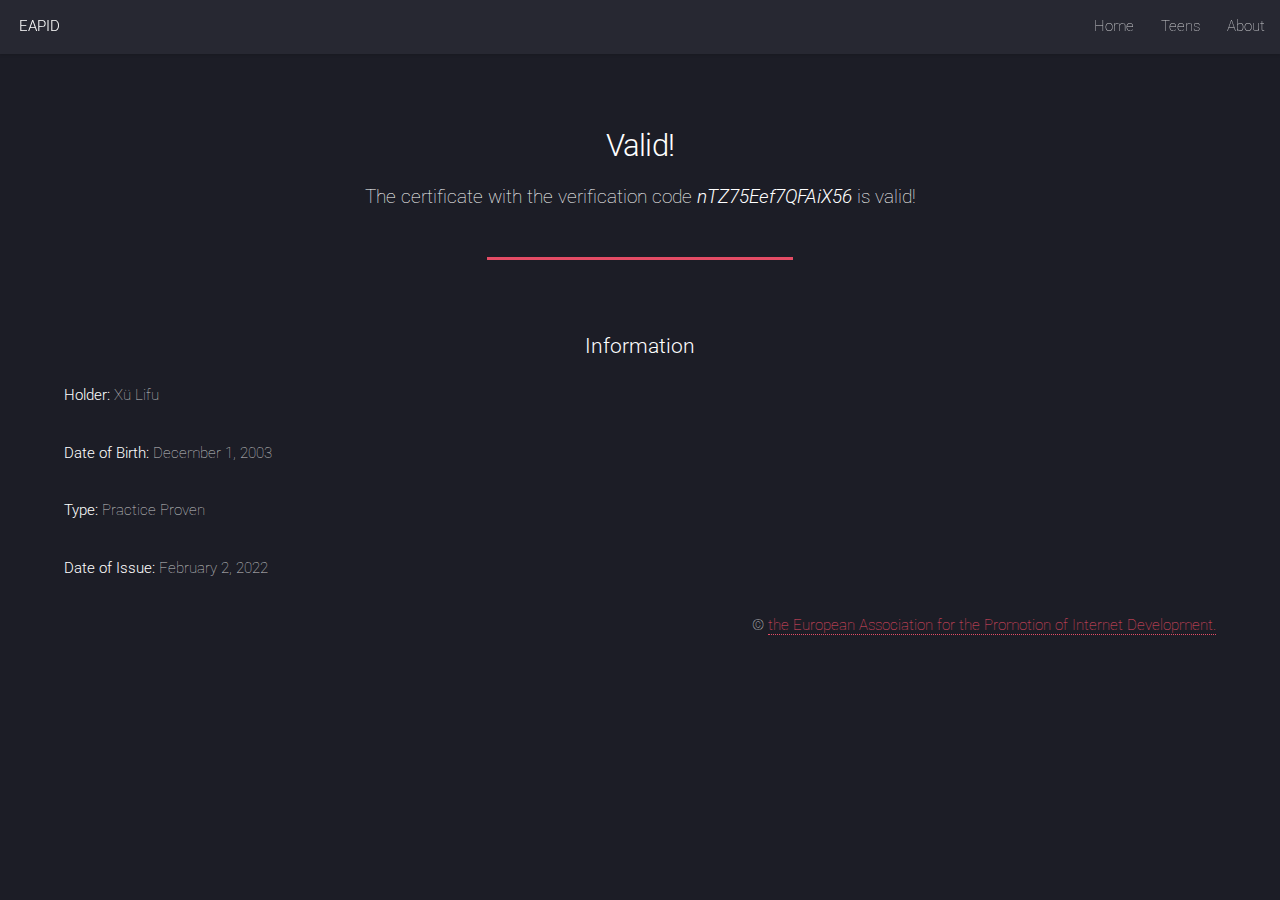
<file: certificates/nTZ75Eef7QFAiX56.html>
<!DOCTYPE HTML>
<!--
	Landed by HTML5 UP
	html5up.net | @ajlkn
	Free for personal and commercial use under the CCA 3.0 license (html5up.net/license)
-->
<html>
	<head>
		<title>Verification Page</title>
		<meta charset="utf-8" />
		<meta name="viewport" content="width=device-width, initial-scale=1, user-scalable=no" />
		<link rel="stylesheet" href="../assets/css/main.css" />
		<noscript><link rel="stylesheet" href="../assets/css/noscript.css" /></noscript>
	</head>
	<body class="is-preload">
		<div id="page-wrapper">
<!-- Header -->
<header id="header">
	<h1 id="logo"><a href="../index.html">EAPID</a></h1>
	<nav id="nav">
		<ul>
			<li><a href="../index.html">Home</a></li>
			<li><a href="../teens.html">Teens</a></li>
			<li><a href="../about.html">About</a></li>
		</ul>
	</nav>
</header>
			<!-- Main -->
				<div id="main" class="wrapper style1">
					<div class="container">
						<header class="major">
							<h2>Valid!</h2>
							<p>The certificate with the verification code <b><i>nTZ75Eef7QFAiX56</i></b> is valid!</p>
						</header>
						<h3 style="text-align:Center">Information</h3>
						<p><b>Holder:</b> Xü Lifu</p>
						<p><b>Date of Birth:</b> December 1, 2003</p>
						<p><b>Type: </b>Practice Proven</p>
						<p><b>Date of Issue:</b> February 2, 2022</p>
						<p style="text-align:right">&copy; <a href="../index.html">the European Association for the Promotion of Internet Development.</a></p>
					</div>
				</div>
	</div>

		<!-- Scripts -->
			<script src="../assets/js/jquery.min.js"></script>
			<script src="../assets/js/jquery.scrolly.min.js"></script>
			<script src="../assets/js/jquery.dropotron.min.js"></script>
			<script src="../assets/js/jquery.scrollex.min.js"></script>
			<script src="../assets/js/browser.min.js"></script>
			<script src="../assets/js/breakpoints.min.js"></script>
			<script src="../assets/js/util.js"></script>
			<script src="../assets/js/main.js"></script>

	</body>
</html>
</file>
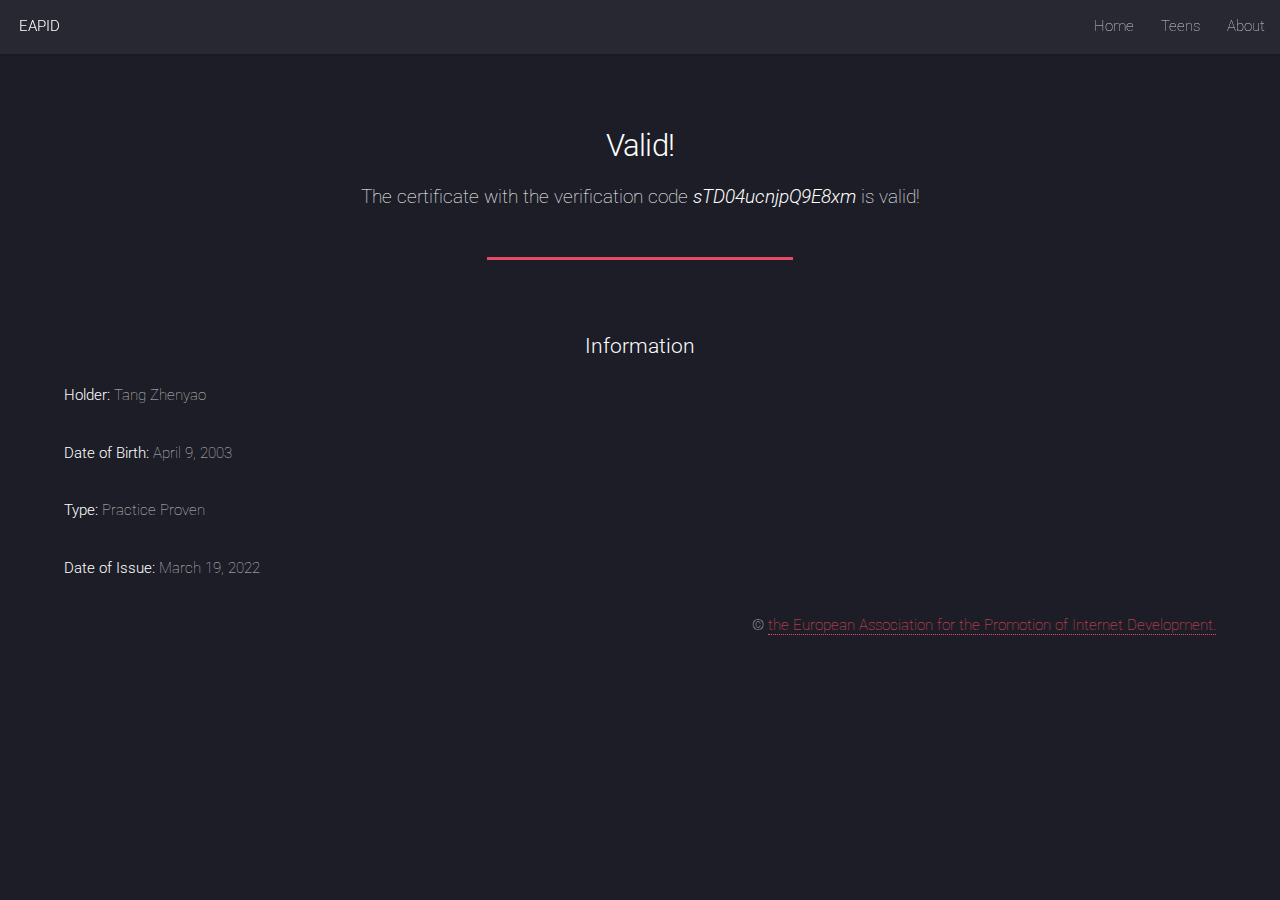
<file: certificates/sTD04ucnjpQ9E8xm.html>
<!DOCTYPE HTML>
<!--
	Landed by HTML5 UP
	html5up.net | @ajlkn
	Free for personal and commercial use under the CCA 3.0 license (html5up.net/license)
-->
<html>
	<head>
		<title>Verification Page</title>
		<meta charset="utf-8" />
		<meta name="viewport" content="width=device-width, initial-scale=1, user-scalable=no" />
		<link rel="stylesheet" href="../assets/css/main.css" />
		<noscript><link rel="stylesheet" href="../assets/css/noscript.css" /></noscript>
	</head>
	<body class="is-preload">
		<div id="page-wrapper">
<!-- Header -->
<header id="header">
	<h1 id="logo"><a href="../index.html">EAPID</a></h1>
	<nav id="nav">
		<ul>
			<li><a href="../index.html">Home</a></li>
			<li><a href="../teens.html">Teens</a></li>
			<li><a href="../about.html">About</a></li>
		</ul>
	</nav>
</header>
			<!-- Main -->
				<div id="main" class="wrapper style1">
					<div class="container">
						<header class="major">
							<h2>Valid!</h2>
							<p>The certificate with the verification code <b><i>sTD04ucnjpQ9E8xm</i></b> is valid!</p>
						</header>
						<h3 style="text-align:Center">Information</h3>
						<p><b>Holder:</b> Tang Zhenyao</p>
						<p><b>Date of Birth:</b> April 9, 2003</p>
						<p><b>Type: </b>Practice Proven</p>
						<p><b>Date of Issue:</b> March 19, 2022</p>
						<p style="text-align:right">&copy; <a href="../index.html">the European Association for the Promotion of Internet Development.</a></p>
					</div>
				</div>
	</div>

		<!-- Scripts -->
			<script src="../assets/js/jquery.min.js"></script>
			<script src="../assets/js/jquery.scrolly.min.js"></script>
			<script src="../assets/js/jquery.dropotron.min.js"></script>
			<script src="../assets/js/jquery.scrollex.min.js"></script>
			<script src="../assets/js/browser.min.js"></script>
			<script src="../assets/js/breakpoints.min.js"></script>
			<script src="../assets/js/util.js"></script>
			<script src="../assets/js/main.js"></script>

	</body>
</html>
</file>
<file: assets/css/noscript.css>
/*
	Landed by HTML5 UP
	html5up.net | @ajlkn
	Free for personal and commercial use under the CCA 3.0 license (html5up.net/license)
*/

/* Loader */

	body.landing.is-preload:before {
		display: none;
	}

	body.landing.is-preload:after {
		display: none;
	}
</file>
<file: assets/css/main.css>
@import url("fontawesome-all.min.css");
@import url("https://fonts.googleapis.com/css?family=Roboto:100,300,100italic,300italic");

/*
	Landed by HTML5 UP
	html5up.net | @ajlkn
	Free for personal and commercial use under the CCA 3.0 license (html5up.net/license)
*/

html, body, div, span, applet, object,
iframe, h1, h2, h3, h4, h5, h6, p, blockquote,
pre, a, abbr, acronym, address, big, cite,
code, del, dfn, em, img, ins, kbd, q, s, samp,
small, strike, strong, sub, sup, tt, var, b,
u, i, center, dl, dt, dd, ol, ul, li, fieldset,
form, label, legend, table, caption, tbody,
tfoot, thead, tr, th, td, article, aside,
canvas, details, embed, figure, figcaption,
footer, header, hgroup, menu, nav, output, ruby,
section, summary, time, mark, audio, video {
	margin: 0;
	padding: 0;
	border: 0;
	font-size: 100%;
	font: inherit;
	vertical-align: baseline;}

article, aside, details, figcaption, figure,
footer, header, hgroup, menu, nav, section {
	display: block;}

body {
	line-height: 1;
}

ol, ul {
	list-style: none;
}

blockquote, q {
	quotes: none;
}

	blockquote:before, blockquote:after, q:before, q:after {
		content: '';
		content: none;
	}

table {
	border-collapse: collapse;
	border-spacing: 0;
}

body {
	-webkit-text-size-adjust: none;
}

mark {
	background-color: transparent;
	color: inherit;
}

input::-moz-focus-inner {
	border: 0;
	padding: 0;
}

input, select, textarea {
	-moz-appearance: none;
	-webkit-appearance: none;
	-ms-appearance: none;
	appearance: none;
}

/* Basic */

	html {
		box-sizing: border-box;
	}

	*, *:before, *:after {
		box-sizing: inherit;
	}

	html, body {
		background: #1c1d26;
	}

	body.is-preload *, body.is-preload *:before, body.is-preload *:after {
		-moz-animation: none !important;
		-webkit-animation: none !important;
		-ms-animation: none !important;
		animation: none !important;
		-moz-transition: none !important;
		-webkit-transition: none !important;
		-ms-transition: none !important;
		transition: none !important;
	}

	body, input, select, textarea {
		color: rgba(255, 255, 255, 0.75);
		font-family: "Roboto", Helvetica, sans-serif;
		font-size: 15pt;
		font-weight: 100;
		line-height: 1.75em;
	}

	a {
		-moz-transition: border-color 0.2s ease-in-out, color 0.2s ease-in-out;
		-webkit-transition: border-color 0.2s ease-in-out, color 0.2s ease-in-out;
		-ms-transition: border-color 0.2s ease-in-out, color 0.2s ease-in-out;
		transition: border-color 0.2s ease-in-out, color 0.2s ease-in-out;
		border-bottom: dotted 1px;
		color: #e44c65;
		text-decoration: none;
	}

		a:hover {
			color: #e44c65 !important;
			border-bottom-color: transparent;
		}

	strong, b {
		color: #ffffff;
		font-weight: 300;
	}

	em, i {
		font-style: italic;
	}

	p {
		margin: 0 0 2em 0;
	}

	h1, h2, h3, h4, h5, h6 {
		color: #ffffff;
		font-weight: 300;
		line-height: 1em;
		margin: 0 0 1em 0;
	}

		h1 a, h2 a, h3 a, h4 a, h5 a, h6 a {
			color: inherit;
			border: 0;
		}

	h2 {
		font-size: 2em;
		line-height: 1.5em;
		letter-spacing: -0.025em;
	}

	h3 {
		font-size: 1.35em;
		line-height: 1.5em;
	}

	h4 {
		font-size: 1.1em;
		line-height: 1.5em;
	}

	h5 {
		font-size: 0.9em;
		line-height: 1.5em;
	}

	h6 {
		font-size: 0.7em;
		line-height: 1.5em;
	}

	sub {
		font-size: 0.8em;
		position: relative;
		top: 0.5em;
	}

	sup {
		font-size: 0.8em;
		position: relative;
		top: -0.5em;
	}

	hr {
		border: 0;
		border-bottom: solid 1px rgba(255, 255, 255, 0.3);
		margin: 3em 0;
	}

		hr.major {
			margin: 4em 0;
		}

	blockquote {
		border-left: solid 4px rgba(255, 255, 255, 0.3);
		font-style: italic;
		margin: 0 0 2em 0;
		padding: 0.5em 0 0.5em 2em;
	}

	code {
		background: rgba(255, 255, 255, 0.075);
		border-radius: 4px;
		font-family: "Courier New", monospace;
		font-size: 0.9em;
		margin: 0 0.25em;
		padding: 0.25em 0.65em;
	}

	pre {
		-webkit-overflow-scrolling: touch;
		font-family: "Courier New", monospace;
		font-size: 0.9em;
		margin: 0 0 2em 0;
	}

		pre code {
			display: block;
			line-height: 1.75em;
			padding: 1em 1.5em;
			overflow-x: auto;
		}

	.align-left {
		text-align: left;
	}

	.align-center {
		text-align: center;
	}

	.align-right {
		text-align: right;
	}

/* Loader */

	@-moz-keyframes spinner-show {
		0% {
			opacity: 0;
		}

		100% {
			opacity: 1;
		}
	}

	@-webkit-keyframes spinner-show {
		0% {
			opacity: 0;
		}

		100% {
			opacity: 1;
		}
	}

	@-ms-keyframes spinner-show {
		0% {
			opacity: 0;
		}

		100% {
			opacity: 1;
		}
	}

	@keyframes spinner-show {
		0% {
			opacity: 0;
		}

		100% {
			opacity: 1;
		}
	}

	@-moz-keyframes spinner-hide {
		0% {
			color: rgba(255, 255, 255, 0.15);
			z-index: 100001;
			-moz-transform: scale(1) rotate(0deg);
			-webkit-transform: scale(1) rotate(0deg);
			-ms-transform: scale(1) rotate(0deg);
			transform: scale(1) rotate(0deg);
		}

		99% {
			color: #1c1d26;
			z-index: 100001;
			-moz-transform: scale(0.5) rotate(360deg);
			-webkit-transform: scale(0.5) rotate(360deg);
			-ms-transform: scale(0.5) rotate(360deg);
			transform: scale(0.5) rotate(360deg);
		}

		100% {
			color: #1c1d26;
			z-index: -1;
			-moz-transform: scale(0.5) rotate(360deg);
			-webkit-transform: scale(0.5) rotate(360deg);
			-ms-transform: scale(0.5) rotate(360deg);
			transform: scale(0.5) rotate(360deg);
		}
	}

	@-webkit-keyframes spinner-hide {
		0% {
			color: rgba(255, 255, 255, 0.15);
			z-index: 100001;
			-moz-transform: scale(1) rotate(0deg);
			-webkit-transform: scale(1) rotate(0deg);
			-ms-transform: scale(1) rotate(0deg);
			transform: scale(1) rotate(0deg);
		}

		99% {
			color: #1c1d26;
			z-index: 100001;
			-moz-transform: scale(0.5) rotate(360deg);
			-webkit-transform: scale(0.5) rotate(360deg);
			-ms-transform: scale(0.5) rotate(360deg);
			transform: scale(0.5) rotate(360deg);
		}

		100% {
			color: #1c1d26;
			z-index: -1;
			-moz-transform: scale(0.5) rotate(360deg);
			-webkit-transform: scale(0.5) rotate(360deg);
			-ms-transform: scale(0.5) rotate(360deg);
			transform: scale(0.5) rotate(360deg);
		}
	}

	@-ms-keyframes spinner-hide {
		0% {
			color: rgba(255, 255, 255, 0.15);
			z-index: 100001;
			-moz-transform: scale(1) rotate(0deg);
			-webkit-transform: scale(1) rotate(0deg);
			-ms-transform: scale(1) rotate(0deg);
			transform: scale(1) rotate(0deg);
		}

		99% {
			color: #1c1d26;
			z-index: 100001;
			-moz-transform: scale(0.5) rotate(360deg);
			-webkit-transform: scale(0.5) rotate(360deg);
			-ms-transform: scale(0.5) rotate(360deg);
			transform: scale(0.5) rotate(360deg);
		}

		100% {
			color: #1c1d26;
			z-index: -1;
			-moz-transform: scale(0.5) rotate(360deg);
			-webkit-transform: scale(0.5) rotate(360deg);
			-ms-transform: scale(0.5) rotate(360deg);
			transform: scale(0.5) rotate(360deg);
		}
	}

	@keyframes spinner-hide {
		0% {
			color: rgba(255, 255, 255, 0.15);
			z-index: 100001;
			-moz-transform: scale(1) rotate(0deg);
			-webkit-transform: scale(1) rotate(0deg);
			-ms-transform: scale(1) rotate(0deg);
			transform: scale(1) rotate(0deg);
		}

		99% {
			color: #1c1d26;
			z-index: 100001;
			-moz-transform: scale(0.5) rotate(360deg);
			-webkit-transform: scale(0.5) rotate(360deg);
			-ms-transform: scale(0.5) rotate(360deg);
			transform: scale(0.5) rotate(360deg);
		}

		100% {
			color: #1c1d26;
			z-index: -1;
			-moz-transform: scale(0.5) rotate(360deg);
			-webkit-transform: scale(0.5) rotate(360deg);
			-ms-transform: scale(0.5) rotate(360deg);
			transform: scale(0.5) rotate(360deg);
		}
	}

	@-moz-keyframes spinner-rotate {
		0% {
			-moz-transform: scale(1) rotate(0deg);
			-webkit-transform: scale(1) rotate(0deg);
			-ms-transform: scale(1) rotate(0deg);
			transform: scale(1) rotate(0deg);
		}

		100% {
			-moz-transform: scale(1) rotate(360deg);
			-webkit-transform: scale(1) rotate(360deg);
			-ms-transform: scale(1) rotate(360deg);
			transform: scale(1) rotate(360deg);
		}
	}

	@-webkit-keyframes spinner-rotate {
		0% {
			-moz-transform: scale(1) rotate(0deg);
			-webkit-transform: scale(1) rotate(0deg);
			-ms-transform: scale(1) rotate(0deg);
			transform: scale(1) rotate(0deg);
		}

		100% {
			-moz-transform: scale(1) rotate(360deg);
			-webkit-transform: scale(1) rotate(360deg);
			-ms-transform: scale(1) rotate(360deg);
			transform: scale(1) rotate(360deg);
		}
	}

	@-ms-keyframes spinner-rotate {
		0% {
			-moz-transform: scale(1) rotate(0deg);
			-webkit-transform: scale(1) rotate(0deg);
			-ms-transform: scale(1) rotate(0deg);
			transform: scale(1) rotate(0deg);
		}

		100% {
			-moz-transform: scale(1) rotate(360deg);
			-webkit-transform: scale(1) rotate(360deg);
			-ms-transform: scale(1) rotate(360deg);
			transform: scale(1) rotate(360deg);
		}
	}

	@keyframes spinner-rotate {
		0% {
			-moz-transform: scale(1) rotate(0deg);
			-webkit-transform: scale(1) rotate(0deg);
			-ms-transform: scale(1) rotate(0deg);
			transform: scale(1) rotate(0deg);
		}

		100% {
			-moz-transform: scale(1) rotate(360deg);
			-webkit-transform: scale(1) rotate(360deg);
			-ms-transform: scale(1) rotate(360deg);
			transform: scale(1) rotate(360deg);
		}
	}

	@-moz-keyframes overlay-hide {
		0% {
			opacity: 1;
			z-index: 100000;
		}

		15% {
			opacity: 1;
			z-index: 100000;
		}

		99% {
			opacity: 0;
			z-index: 100000;
		}

		100% {
			opacity: 0;
			z-index: -1;
		}
	}

	@-webkit-keyframes overlay-hide {
		0% {
			opacity: 1;
			z-index: 100000;
		}

		15% {
			opacity: 1;
			z-index: 100000;
		}

		99% {
			opacity: 0;
			z-index: 100000;
		}

		100% {
			opacity: 0;
			z-index: -1;
		}
	}

	@-ms-keyframes overlay-hide {
		0% {
			opacity: 1;
			z-index: 100000;
		}

		15% {
			opacity: 1;
			z-index: 100000;
		}

		99% {
			opacity: 0;
			z-index: 100000;
		}

		100% {
			opacity: 0;
			z-index: -1;
		}
	}

	@keyframes overlay-hide {
		0% {
			opacity: 1;
			z-index: 100000;
		}

		15% {
			opacity: 1;
			z-index: 100000;
		}

		99% {
			opacity: 0;
			z-index: 100000;
		}

		100% {
			opacity: 0;
			z-index: -1;
		}
	}

	body.landing {
		text-decoration: none;
	}

		body.landing:before {
			-moz-osx-font-smoothing: grayscale;
			-webkit-font-smoothing: antialiased;
			display: inline-block;
			font-style: normal;
			font-variant: normal;
			text-rendering: auto;
			line-height: 1;
			text-transform: none !important;
			font-family: 'Font Awesome 5 Free';
			font-weight: 900;
		}

		body.landing:before {
			-moz-animation: spinner-show 1.5s 1 0.25s ease forwards, spinner-hide 0.25s ease-in-out forwards !important;
			-webkit-animation: spinner-show 1.5s 1 0.25s ease forwards, spinner-hide 0.25s ease-in-out forwards !important;
			-ms-animation: spinner-show 1.5s 1 0.25s ease forwards, spinner-hide 0.25s ease-in-out forwards !important;
			animation: spinner-show 1.5s 1 0.25s ease forwards, spinner-hide 0.25s ease-in-out forwards !important;
			-moz-transform-origin: 50% 50%;
			-webkit-transform-origin: 50% 50%;
			-ms-transform-origin: 50% 50%;
			transform-origin: 50% 50%;
			color: rgba(255, 255, 255, 0.15);
			content: '\f1ce';
			cursor: default;
			display: block;
			font-size: 2em;
			height: 2em;
			left: 50%;
			line-height: 2em;
			margin: -1em 0 0 -1em;
			opacity: 0;
			position: fixed;
			text-align: center;
			top: 50%;
			width: 2em;
			z-index: -1;
		}

		body.landing:after {
			-moz-animation: overlay-hide 1.5s ease-in forwards !important;
			-webkit-animation: overlay-hide 1.5s ease-in forwards !important;
			-ms-animation: overlay-hide 1.5s ease-in forwards !important;
			animation: overlay-hide 1.5s ease-in forwards !important;
			background: #1c1d26;
			content: '';
			display: block;
			height: 100%;
			left: 0;
			opacity: 0;
			position: fixed;
			top: 0;
			width: 100%;
			z-index: -1;
		}

		body.landing.is-preload:before {
			-moz-animation: spinner-show 1.5s 1 0.25s ease forwards, spinner-rotate 0.75s infinite linear !important;
			-webkit-animation: spinner-show 1.5s 1 0.25s ease forwards, spinner-rotate 0.75s infinite linear !important;
			-ms-animation: spinner-show 1.5s 1 0.25s ease forwards, spinner-rotate 0.75s infinite linear !important;
			animation: spinner-show 1.5s 1 0.25s ease forwards, spinner-rotate 0.75s infinite linear !important;
			z-index: 100001;
		}

		body.landing.is-preload:after {
			-moz-animation: none !important;
			-webkit-animation: none !important;
			-ms-animation: none !important;
			animation: none !important;
			opacity: 1;
			z-index: 100000;
		}

	@media (-webkit-min-device-pixel-ratio: 2) {

		body.landing:before {
			line-height: 2.025em;
		}

	}

/* Container */

	.container {
		margin: 0 auto;
		max-width: calc(100% - 4em);
		width: 70em;
	}

		.container.xsmall {
			width: 17.5em;
		}

		.container.small {
			width: 35em;
		}

		.container.medium {
			width: 52.5em;
		}

		.container.large {
			width: 87.5em;
		}

		.container.xlarge {
			width: 105em;
		}

		.container.max {
			width: 100%;
		}

		@media screen and (max-width: 1280px) {

			.container {
				width: 90%;
				max-width: 100%;
			}

		}

		@media screen and (max-width: 980px) {

			.container {
				width: 100% !important;
			}

		}

/* Row */

	.row {
		display: flex;
		flex-wrap: wrap;
		box-sizing: border-box;
		align-items: stretch;
	}

		.row > * {
			box-sizing: border-box;
		}

		.row.gtr-uniform > * > :last-child {
			margin-bottom: 0;
		}

		.row.aln-left {
			justify-content: flex-start;
		}

		.row.aln-center {
			justify-content: center;
		}

		.row.aln-right {
			justify-content: flex-end;
		}

		.row.aln-top {
			align-items: flex-start;
		}

		.row.aln-middle {
			align-items: center;
		}

		.row.aln-bottom {
			align-items: flex-end;
		}

		.row > .imp {
			order: -1;
		}

		.row > .col-1 {
			width: 8.33333%;
		}

		.row > .off-1 {
			margin-left: 8.33333%;
		}

		.row > .col-2 {
			width: 16.66667%;
		}

		.row > .off-2 {
			margin-left: 16.66667%;
		}

		.row > .col-3 {
			width: 25%;
		}

		.row > .off-3 {
			margin-left: 25%;
		}

		.row > .col-4 {
			width: 33.33333%;
		}

		.row > .off-4 {
			margin-left: 33.33333%;
		}

		.row > .col-5 {
			width: 41.66667%;
		}

		.row > .off-5 {
			margin-left: 41.66667%;
		}

		.row > .col-6 {
			width: 50%;
		}

		.row > .off-6 {
			margin-left: 50%;
		}

		.row > .col-7 {
			width: 58.33333%;
		}

		.row > .off-7 {
			margin-left: 58.33333%;
		}

		.row > .col-8 {
			width: 66.66667%;
		}

		.row > .off-8 {
			margin-left: 66.66667%;
		}

		.row > .col-9 {
			width: 75%;
		}

		.row > .off-9 {
			margin-left: 75%;
		}

		.row > .col-10 {
			width: 83.33333%;
		}

		.row > .off-10 {
			margin-left: 83.33333%;
		}

		.row > .col-11 {
			width: 91.66667%;
		}

		.row > .off-11 {
			margin-left: 91.66667%;
		}

		.row > .col-12 {
			width: 100%;
		}

		.row > .off-12 {
			margin-left: 100%;
		}

		.row.gtr-0 {
			margin-top: 0;
			margin-left: 0em;
		}

			.row.gtr-0 > * {
				padding: 0 0 0 0em;
			}

			.row.gtr-0.gtr-uniform {
				margin-top: 0em;
			}

				.row.gtr-0.gtr-uniform > * {
					padding-top: 0em;
				}

		.row.gtr-25 {
			margin-top: 0;
			margin-left: -0.625em;
		}

			.row.gtr-25 > * {
				padding: 0 0 0 0.625em;
			}

			.row.gtr-25.gtr-uniform {
				margin-top: -0.625em;
			}

				.row.gtr-25.gtr-uniform > * {
					padding-top: 0.625em;
				}

		.row.gtr-50 {
			margin-top: 0;
			margin-left: -1.25em;
		}

			.row.gtr-50 > * {
				padding: 0 0 0 1.25em;
			}

			.row.gtr-50.gtr-uniform {
				margin-top: -1.25em;
			}

				.row.gtr-50.gtr-uniform > * {
					padding-top: 1.25em;
				}

		.row {
			margin-top: 0;
			margin-left: -2.5em;
		}

			.row > * {
				padding: 0 0 0 2.5em;
			}

			.row.gtr-uniform {
				margin-top: -2.5em;
			}

				.row.gtr-uniform > * {
					padding-top: 2.5em;
				}

		.row.gtr-150 {
			margin-top: 0;
			margin-left: -3.75em;
		}

			.row.gtr-150 > * {
				padding: 0 0 0 3.75em;
			}

			.row.gtr-150.gtr-uniform {
				margin-top: -3.75em;
			}

				.row.gtr-150.gtr-uniform > * {
					padding-top: 3.75em;
				}

		.row.gtr-200 {
			margin-top: 0;
			margin-left: -5em;
		}

			.row.gtr-200 > * {
				padding: 0 0 0 5em;
			}

			.row.gtr-200.gtr-uniform {
				margin-top: -5em;
			}

				.row.gtr-200.gtr-uniform > * {
					padding-top: 5em;
				}

		@media screen and (max-width: 1680px) {

			.row {
				display: flex;
				flex-wrap: wrap;
				box-sizing: border-box;
				align-items: stretch;
			}

				.row > * {
					box-sizing: border-box;
				}

				.row.gtr-uniform > * > :last-child {
					margin-bottom: 0;
				}

				.row.aln-left {
					justify-content: flex-start;
				}

				.row.aln-center {
					justify-content: center;
				}

				.row.aln-right {
					justify-content: flex-end;
				}

				.row.aln-top {
					align-items: flex-start;
				}

				.row.aln-middle {
					align-items: center;
				}

				.row.aln-bottom {
					align-items: flex-end;
				}

				.row > .imp-xlarge {
					order: -1;
				}

				.row > .col-1-xlarge {
					width: 8.33333%;
				}

				.row > .off-1-xlarge {
					margin-left: 8.33333%;
				}

				.row > .col-2-xlarge {
					width: 16.66667%;
				}

				.row > .off-2-xlarge {
					margin-left: 16.66667%;
				}

				.row > .col-3-xlarge {
					width: 25%;
				}

				.row > .off-3-xlarge {
					margin-left: 25%;
				}

				.row > .col-4-xlarge {
					width: 33.33333%;
				}

				.row > .off-4-xlarge {
					margin-left: 33.33333%;
				}

				.row > .col-5-xlarge {
					width: 41.66667%;
				}

				.row > .off-5-xlarge {
					margin-left: 41.66667%;
				}

				.row > .col-6-xlarge {
					width: 50%;
				}

				.row > .off-6-xlarge {
					margin-left: 50%;
				}

				.row > .col-7-xlarge {
					width: 58.33333%;
				}

				.row > .off-7-xlarge {
					margin-left: 58.33333%;
				}

				.row > .col-8-xlarge {
					width: 66.66667%;
				}

				.row > .off-8-xlarge {
					margin-left: 66.66667%;
				}

				.row > .col-9-xlarge {
					width: 75%;
				}

				.row > .off-9-xlarge {
					margin-left: 75%;
				}

				.row > .col-10-xlarge {
					width: 83.33333%;
				}

				.row > .off-10-xlarge {
					margin-left: 83.33333%;
				}

				.row > .col-11-xlarge {
					width: 91.66667%;
				}

				.row > .off-11-xlarge {
					margin-left: 91.66667%;
				}

				.row > .col-12-xlarge {
					width: 100%;
				}

				.row > .off-12-xlarge {
					margin-left: 100%;
				}

				.row.gtr-0 {
					margin-top: 0;
					margin-left: 0em;
				}

					.row.gtr-0 > * {
						padding: 0 0 0 0em;
					}

					.row.gtr-0.gtr-uniform {
						margin-top: 0em;
					}

						.row.gtr-0.gtr-uniform > * {
							padding-top: 0em;
						}

				.row.gtr-25 {
					margin-top: 0;
					margin-left: -0.625em;
				}

					.row.gtr-25 > * {
						padding: 0 0 0 0.625em;
					}

					.row.gtr-25.gtr-uniform {
						margin-top: -0.625em;
					}

						.row.gtr-25.gtr-uniform > * {
							padding-top: 0.625em;
						}

				.row.gtr-50 {
					margin-top: 0;
					margin-left: -1.25em;
				}

					.row.gtr-50 > * {
						padding: 0 0 0 1.25em;
					}

					.row.gtr-50.gtr-uniform {
						margin-top: -1.25em;
					}

						.row.gtr-50.gtr-uniform > * {
							padding-top: 1.25em;
						}

				.row {
					margin-top: 0;
					margin-left: -2.5em;
				}

					.row > * {
						padding: 0 0 0 2.5em;
					}

					.row.gtr-uniform {
						margin-top: -2.5em;
					}

						.row.gtr-uniform > * {
							padding-top: 2.5em;
						}

				.row.gtr-150 {
					margin-top: 0;
					margin-left: -3.75em;
				}

					.row.gtr-150 > * {
						padding: 0 0 0 3.75em;
					}

					.row.gtr-150.gtr-uniform {
						margin-top: -3.75em;
					}

						.row.gtr-150.gtr-uniform > * {
							padding-top: 3.75em;
						}

				.row.gtr-200 {
					margin-top: 0;
					margin-left: -5em;
				}

					.row.gtr-200 > * {
						padding: 0 0 0 5em;
					}

					.row.gtr-200.gtr-uniform {
						margin-top: -5em;
					}

						.row.gtr-200.gtr-uniform > * {
							padding-top: 5em;
						}

		}

		@media screen and (max-width: 1280px) {

			.row {
				display: flex;
				flex-wrap: wrap;
				box-sizing: border-box;
				align-items: stretch;
			}

				.row > * {
					box-sizing: border-box;
				}

				.row.gtr-uniform > * > :last-child {
					margin-bottom: 0;
				}

				.row.aln-left {
					justify-content: flex-start;
				}

				.row.aln-center {
					justify-content: center;
				}

				.row.aln-right {
					justify-content: flex-end;
				}

				.row.aln-top {
					align-items: flex-start;
				}

				.row.aln-middle {
					align-items: center;
				}

				.row.aln-bottom {
					align-items: flex-end;
				}

				.row > .imp-large {
					order: -1;
				}

				.row > .col-1-large {
					width: 8.33333%;
				}

				.row > .off-1-large {
					margin-left: 8.33333%;
				}

				.row > .col-2-large {
					width: 16.66667%;
				}

				.row > .off-2-large {
					margin-left: 16.66667%;
				}

				.row > .col-3-large {
					width: 25%;
				}

				.row > .off-3-large {
					margin-left: 25%;
				}

				.row > .col-4-large {
					width: 33.33333%;
				}

				.row > .off-4-large {
					margin-left: 33.33333%;
				}

				.row > .col-5-large {
					width: 41.66667%;
				}

				.row > .off-5-large {
					margin-left: 41.66667%;
				}

				.row > .col-6-large {
					width: 50%;
				}

				.row > .off-6-large {
					margin-left: 50%;
				}

				.row > .col-7-large {
					width: 58.33333%;
				}

				.row > .off-7-large {
					margin-left: 58.33333%;
				}

				.row > .col-8-large {
					width: 66.66667%;
				}

				.row > .off-8-large {
					margin-left: 66.66667%;
				}

				.row > .col-9-large {
					width: 75%;
				}

				.row > .off-9-large {
					margin-left: 75%;
				}

				.row > .col-10-large {
					width: 83.33333%;
				}

				.row > .off-10-large {
					margin-left: 83.33333%;
				}

				.row > .col-11-large {
					width: 91.66667%;
				}

				.row > .off-11-large {
					margin-left: 91.66667%;
				}

				.row > .col-12-large {
					width: 100%;
				}

				.row > .off-12-large {
					margin-left: 100%;
				}

				.row.gtr-0 {
					margin-top: 0;
					margin-left: 0em;
				}

					.row.gtr-0 > * {
						padding: 0 0 0 0em;
					}

					.row.gtr-0.gtr-uniform {
						margin-top: 0em;
					}

						.row.gtr-0.gtr-uniform > * {
							padding-top: 0em;
						}

				.row.gtr-25 {
					margin-top: 0;
					margin-left: -0.625em;
				}

					.row.gtr-25 > * {
						padding: 0 0 0 0.625em;
					}

					.row.gtr-25.gtr-uniform {
						margin-top: -0.625em;
					}

						.row.gtr-25.gtr-uniform > * {
							padding-top: 0.625em;
						}

				.row.gtr-50 {
					margin-top: 0;
					margin-left: -1.25em;
				}

					.row.gtr-50 > * {
						padding: 0 0 0 1.25em;
					}

					.row.gtr-50.gtr-uniform {
						margin-top: -1.25em;
					}

						.row.gtr-50.gtr-uniform > * {
							padding-top: 1.25em;
						}

				.row {
					margin-top: 0;
					margin-left: -2.5em;
				}

					.row > * {
						padding: 0 0 0 2.5em;
					}

					.row.gtr-uniform {
						margin-top: -2.5em;
					}

						.row.gtr-uniform > * {
							padding-top: 2.5em;
						}

				.row.gtr-150 {
					margin-top: 0;
					margin-left: -3.75em;
				}

					.row.gtr-150 > * {
						padding: 0 0 0 3.75em;
					}

					.row.gtr-150.gtr-uniform {
						margin-top: -3.75em;
					}

						.row.gtr-150.gtr-uniform > * {
							padding-top: 3.75em;
						}

				.row.gtr-200 {
					margin-top: 0;
					margin-left: -5em;
				}

					.row.gtr-200 > * {
						padding: 0 0 0 5em;
					}

					.row.gtr-200.gtr-uniform {
						margin-top: -5em;
					}

						.row.gtr-200.gtr-uniform > * {
							padding-top: 5em;
						}

		}

		@media screen and (max-width: 980px) {

			.row {
				display: flex;
				flex-wrap: wrap;
				box-sizing: border-box;
				align-items: stretch;
			}

				.row > * {
					box-sizing: border-box;
				}

				.row.gtr-uniform > * > :last-child {
					margin-bottom: 0;
				}

				.row.aln-left {
					justify-content: flex-start;
				}

				.row.aln-center {
					justify-content: center;
				}

				.row.aln-right {
					justify-content: flex-end;
				}

				.row.aln-top {
					align-items: flex-start;
				}

				.row.aln-middle {
					align-items: center;
				}

				.row.aln-bottom {
					align-items: flex-end;
				}

				.row > .imp-medium {
					order: -1;
				}

				.row > .col-1-medium {
					width: 8.33333%;
				}

				.row > .off-1-medium {
					margin-left: 8.33333%;
				}

				.row > .col-2-medium {
					width: 16.66667%;
				}

				.row > .off-2-medium {
					margin-left: 16.66667%;
				}

				.row > .col-3-medium {
					width: 25%;
				}

				.row > .off-3-medium {
					margin-left: 25%;
				}

				.row > .col-4-medium {
					width: 33.33333%;
				}

				.row > .off-4-medium {
					margin-left: 33.33333%;
				}

				.row > .col-5-medium {
					width: 41.66667%;
				}

				.row > .off-5-medium {
					margin-left: 41.66667%;
				}

				.row > .col-6-medium {
					width: 50%;
				}

				.row > .off-6-medium {
					margin-left: 50%;
				}

				.row > .col-7-medium {
					width: 58.33333%;
				}

				.row > .off-7-medium {
					margin-left: 58.33333%;
				}

				.row > .col-8-medium {
					width: 66.66667%;
				}

				.row > .off-8-medium {
					margin-left: 66.66667%;
				}

				.row > .col-9-medium {
					width: 75%;
				}

				.row > .off-9-medium {
					margin-left: 75%;
				}

				.row > .col-10-medium {
					width: 83.33333%;
				}

				.row > .off-10-medium {
					margin-left: 83.33333%;
				}

				.row > .col-11-medium {
					width: 91.66667%;
				}

				.row > .off-11-medium {
					margin-left: 91.66667%;
				}

				.row > .col-12-medium {
					width: 100%;
				}

				.row > .off-12-medium {
					margin-left: 100%;
				}

				.row.gtr-0 {
					margin-top: 0;
					margin-left: 0em;
				}

					.row.gtr-0 > * {
						padding: 0 0 0 0em;
					}

					.row.gtr-0.gtr-uniform {
						margin-top: 0em;
					}

						.row.gtr-0.gtr-uniform > * {
							padding-top: 0em;
						}

				.row.gtr-25 {
					margin-top: 0;
					margin-left: -0.625em;
				}

					.row.gtr-25 > * {
						padding: 0 0 0 0.625em;
					}

					.row.gtr-25.gtr-uniform {
						margin-top: -0.625em;
					}

						.row.gtr-25.gtr-uniform > * {
							padding-top: 0.625em;
						}

				.row.gtr-50 {
					margin-top: 0;
					margin-left: -1.25em;
				}

					.row.gtr-50 > * {
						padding: 0 0 0 1.25em;
					}

					.row.gtr-50.gtr-uniform {
						margin-top: -1.25em;
					}

						.row.gtr-50.gtr-uniform > * {
							padding-top: 1.25em;
						}

				.row {
					margin-top: 0;
					margin-left: -2.5em;
				}

					.row > * {
						padding: 0 0 0 2.5em;
					}

					.row.gtr-uniform {
						margin-top: -2.5em;
					}

						.row.gtr-uniform > * {
							padding-top: 2.5em;
						}

				.row.gtr-150 {
					margin-top: 0;
					margin-left: -3.75em;
				}

					.row.gtr-150 > * {
						padding: 0 0 0 3.75em;
					}

					.row.gtr-150.gtr-uniform {
						margin-top: -3.75em;
					}

						.row.gtr-150.gtr-uniform > * {
							padding-top: 3.75em;
						}

				.row.gtr-200 {
					margin-top: 0;
					margin-left: -5em;
				}

					.row.gtr-200 > * {
						padding: 0 0 0 5em;
					}

					.row.gtr-200.gtr-uniform {
						margin-top: -5em;
					}

						.row.gtr-200.gtr-uniform > * {
							padding-top: 5em;
						}

		}

		@media screen and (max-width: 736px) {

			.row {
				display: flex;
				flex-wrap: wrap;
				box-sizing: border-box;
				align-items: stretch;
			}

				.row > * {
					box-sizing: border-box;
				}

				.row.gtr-uniform > * > :last-child {
					margin-bottom: 0;
				}

				.row.aln-left {
					justify-content: flex-start;
				}

				.row.aln-center {
					justify-content: center;
				}

				.row.aln-right {
					justify-content: flex-end;
				}

				.row.aln-top {
					align-items: flex-start;
				}

				.row.aln-middle {
					align-items: center;
				}

				.row.aln-bottom {
					align-items: flex-end;
				}

				.row > .imp-small {
					order: -1;
				}

				.row > .col-1-small {
					width: 8.33333%;
				}

				.row > .off-1-small {
					margin-left: 8.33333%;
				}

				.row > .col-2-small {
					width: 16.66667%;
				}

				.row > .off-2-small {
					margin-left: 16.66667%;
				}

				.row > .col-3-small {
					width: 25%;
				}

				.row > .off-3-small {
					margin-left: 25%;
				}

				.row > .col-4-small {
					width: 33.33333%;
				}

				.row > .off-4-small {
					margin-left: 33.33333%;
				}

				.row > .col-5-small {
					width: 41.66667%;
				}

				.row > .off-5-small {
					margin-left: 41.66667%;
				}

				.row > .col-6-small {
					width: 50%;
				}

				.row > .off-6-small {
					margin-left: 50%;
				}

				.row > .col-7-small {
					width: 58.33333%;
				}

				.row > .off-7-small {
					margin-left: 58.33333%;
				}

				.row > .col-8-small {
					width: 66.66667%;
				}

				.row > .off-8-small {
					margin-left: 66.66667%;
				}

				.row > .col-9-small {
					width: 75%;
				}

				.row > .off-9-small {
					margin-left: 75%;
				}

				.row > .col-10-small {
					width: 83.33333%;
				}

				.row > .off-10-small {
					margin-left: 83.33333%;
				}

				.row > .col-11-small {
					width: 91.66667%;
				}

				.row > .off-11-small {
					margin-left: 91.66667%;
				}

				.row > .col-12-small {
					width: 100%;
				}

				.row > .off-12-small {
					margin-left: 100%;
				}

				.row.gtr-0 {
					margin-top: 0;
					margin-left: 0em;
				}

					.row.gtr-0 > * {
						padding: 0 0 0 0em;
					}

					.row.gtr-0.gtr-uniform {
						margin-top: 0em;
					}

						.row.gtr-0.gtr-uniform > * {
							padding-top: 0em;
						}

				.row.gtr-25 {
					margin-top: 0;
					margin-left: -0.625em;
				}

					.row.gtr-25 > * {
						padding: 0 0 0 0.625em;
					}

					.row.gtr-25.gtr-uniform {
						margin-top: -0.625em;
					}

						.row.gtr-25.gtr-uniform > * {
							padding-top: 0.625em;
						}

				.row.gtr-50 {
					margin-top: 0;
					margin-left: -1.25em;
				}

					.row.gtr-50 > * {
						padding: 0 0 0 1.25em;
					}

					.row.gtr-50.gtr-uniform {
						margin-top: -1.25em;
					}

						.row.gtr-50.gtr-uniform > * {
							padding-top: 1.25em;
						}

				.row {
					margin-top: 0;
					margin-left: -2.5em;
				}

					.row > * {
						padding: 0 0 0 2.5em;
					}

					.row.gtr-uniform {
						margin-top: -2.5em;
					}

						.row.gtr-uniform > * {
							padding-top: 2.5em;
						}

				.row.gtr-150 {
					margin-top: 0;
					margin-left: -3.75em;
				}

					.row.gtr-150 > * {
						padding: 0 0 0 3.75em;
					}

					.row.gtr-150.gtr-uniform {
						margin-top: -3.75em;
					}

						.row.gtr-150.gtr-uniform > * {
							padding-top: 3.75em;
						}

				.row.gtr-200 {
					margin-top: 0;
					margin-left: -5em;
				}

					.row.gtr-200 > * {
						padding: 0 0 0 5em;
					}

					.row.gtr-200.gtr-uniform {
						margin-top: -5em;
					}

						.row.gtr-200.gtr-uniform > * {
							padding-top: 5em;
						}

		}

		@media screen and (max-width: 480px) {

			.row {
				display: flex;
				flex-wrap: wrap;
				box-sizing: border-box;
				align-items: stretch;
			}

				.row > * {
					box-sizing: border-box;
				}

				.row.gtr-uniform > * > :last-child {
					margin-bottom: 0;
				}

				.row.aln-left {
					justify-content: flex-start;
				}

				.row.aln-center {
					justify-content: center;
				}

				.row.aln-right {
					justify-content: flex-end;
				}

				.row.aln-top {
					align-items: flex-start;
				}

				.row.aln-middle {
					align-items: center;
				}

				.row.aln-bottom {
					align-items: flex-end;
				}

				.row > .imp-xsmall {
					order: -1;
				}

				.row > .col-1-xsmall {
					width: 8.33333%;
				}

				.row > .off-1-xsmall {
					margin-left: 8.33333%;
				}

				.row > .col-2-xsmall {
					width: 16.66667%;
				}

				.row > .off-2-xsmall {
					margin-left: 16.66667%;
				}

				.row > .col-3-xsmall {
					width: 25%;
				}

				.row > .off-3-xsmall {
					margin-left: 25%;
				}

				.row > .col-4-xsmall {
					width: 33.33333%;
				}

				.row > .off-4-xsmall {
					margin-left: 33.33333%;
				}

				.row > .col-5-xsmall {
					width: 41.66667%;
				}

				.row > .off-5-xsmall {
					margin-left: 41.66667%;
				}

				.row > .col-6-xsmall {
					width: 50%;
				}

				.row > .off-6-xsmall {
					margin-left: 50%;
				}

				.row > .col-7-xsmall {
					width: 58.33333%;
				}

				.row > .off-7-xsmall {
					margin-left: 58.33333%;
				}

				.row > .col-8-xsmall {
					width: 66.66667%;
				}

				.row > .off-8-xsmall {
					margin-left: 66.66667%;
				}

				.row > .col-9-xsmall {
					width: 75%;
				}

				.row > .off-9-xsmall {
					margin-left: 75%;
				}

				.row > .col-10-xsmall {
					width: 83.33333%;
				}

				.row > .off-10-xsmall {
					margin-left: 83.33333%;
				}

				.row > .col-11-xsmall {
					width: 91.66667%;
				}

				.row > .off-11-xsmall {
					margin-left: 91.66667%;
				}

				.row > .col-12-xsmall {
					width: 100%;
				}

				.row > .off-12-xsmall {
					margin-left: 100%;
				}

				.row.gtr-0 {
					margin-top: 0;
					margin-left: 0em;
				}

					.row.gtr-0 > * {
						padding: 0 0 0 0em;
					}

					.row.gtr-0.gtr-uniform {
						margin-top: 0em;
					}

						.row.gtr-0.gtr-uniform > * {
							padding-top: 0em;
						}

				.row.gtr-25 {
					margin-top: 0;
					margin-left: -0.625em;
				}

					.row.gtr-25 > * {
						padding: 0 0 0 0.625em;
					}

					.row.gtr-25.gtr-uniform {
						margin-top: -0.625em;
					}

						.row.gtr-25.gtr-uniform > * {
							padding-top: 0.625em;
						}

				.row.gtr-50 {
					margin-top: 0;
					margin-left: -1.25em;
				}

					.row.gtr-50 > * {
						padding: 0 0 0 1.25em;
					}

					.row.gtr-50.gtr-uniform {
						margin-top: -1.25em;
					}

						.row.gtr-50.gtr-uniform > * {
							padding-top: 1.25em;
						}

				.row {
					margin-top: 0;
					margin-left: -2.5em;
				}

					.row > * {
						padding: 0 0 0 2.5em;
					}

					.row.gtr-uniform {
						margin-top: -2.5em;
					}

						.row.gtr-uniform > * {
							padding-top: 2.5em;
						}

				.row.gtr-150 {
					margin-top: 0;
					margin-left: -3.75em;
				}

					.row.gtr-150 > * {
						padding: 0 0 0 3.75em;
					}

					.row.gtr-150.gtr-uniform {
						margin-top: -3.75em;
					}

						.row.gtr-150.gtr-uniform > * {
							padding-top: 3.75em;
						}

				.row.gtr-200 {
					margin-top: 0;
					margin-left: -5em;
				}

					.row.gtr-200 > * {
						padding: 0 0 0 5em;
					}

					.row.gtr-200.gtr-uniform {
						margin-top: -5em;
					}

						.row.gtr-200.gtr-uniform > * {
							padding-top: 5em;
						}

		}

/* Section/Article */

	section.special, article.special {
		text-align: center;
	}

	header p {
		color: #ffffff;
		position: relative;
		margin: 0 0 1.5em 0;
	}

	header h2 + p {
		font-size: 1.25em;
		margin-top: -1em;
		line-height: 1.75em;
	}

	header h3 + p {
		font-size: 1.1em;
		margin-top: -0.8em;
		line-height: 1.75em;
	}

	header h4 + p,
	header h5 + p,
	header h6 + p {
		font-size: 0.9em;
		margin-top: -0.6em;
		line-height: 1.5em;
	}

	header.major {
		margin: 0 0 4em 0;
		position: relative;
		text-align: center;
	}

		header.major:after {
			background: #e44c65;
			content: '';
			display: inline-block;
			height: 0.2em;
			max-width: 20em;
			width: 75%;
		}

	footer.major {
		margin: 4em 0 0 0;
	}

/* Form */

	form {
		margin: 0 0 2em 0;
	}

		form.cta {
			max-width: 35em;
			margin-left: auto;
			margin-right: auto;
		}

	label {
		color: #ffffff;
		display: block;
		font-size: 0.9em;
		font-weight: 300;
		margin: 0 0 1em 0;
	}

	input[type="text"],
	input[type="password"],
	input[type="email"],
	select,
	textarea {
		-moz-appearance: none;
		-webkit-appearance: none;
		-ms-appearance: none;
		appearance: none;
		-moz-transition: border-color 0.2s ease-in-out;
		-webkit-transition: border-color 0.2s ease-in-out;
		-ms-transition: border-color 0.2s ease-in-out;
		transition: border-color 0.2s ease-in-out;
		background: transparent;
		border-radius: 4px;
		border: solid 1px rgba(255, 255, 255, 0.3);
		color: inherit;
		display: block;
		outline: 0;
		padding: 0 1em;
		text-decoration: none;
		width: 100%;
	}

		input[type="text"]:invalid,
		input[type="password"]:invalid,
		input[type="email"]:invalid,
		select:invalid,
		textarea:invalid {
			box-shadow: none;
		}

		input[type="text"]:focus,
		input[type="password"]:focus,
		input[type="email"]:focus,
		select:focus,
		textarea:focus {
			border-color: #e44c65;
		}

	select {
		background-image: url("data:image/svg+xml;charset=utf8,%3Csvg xmlns='http://www.w3.org/2000/svg' width='40' height='40' preserveAspectRatio='none' viewBox='0 0 40 40'%3E%3Cpath d='M9.4,12.3l10.4,10.4l10.4-10.4c0.2-0.2,0.5-0.4,0.9-0.4c0.3,0,0.6,0.1,0.9,0.4l3.3,3.3c0.2,0.2,0.4,0.5,0.4,0.9 c0,0.4-0.1,0.6-0.4,0.9L20.7,31.9c-0.2,0.2-0.5,0.4-0.9,0.4c-0.3,0-0.6-0.1-0.9-0.4L4.3,17.3c-0.2-0.2-0.4-0.5-0.4-0.9 c0-0.4,0.1-0.6,0.4-0.9l3.3-3.3c0.2-0.2,0.5-0.4,0.9-0.4S9.1,12.1,9.4,12.3z' fill='rgba(255, 255, 255, 0.3)' /%3E%3C/svg%3E");
		background-size: 1.25rem;
		background-repeat: no-repeat;
		background-position: calc(100% - 1rem) center;
		height: 3em;
		padding-right: 3em;
		text-overflow: ellipsis;
	}

		select option {
			color: #ffffff;
			background: #1c1d26;
		}

		select:focus::-ms-value {
			background-color: transparent;
		}

		select::-ms-expand {
			display: none;
		}

	input[type="text"],
	input[type="password"],
	input[type="email"],
	select {
		height: 3em;
	}

	textarea {
		padding: 0.75em 1em;
	}

	input[type="checkbox"],
	input[type="radio"] {
		-moz-appearance: none;
		-webkit-appearance: none;
		-ms-appearance: none;
		appearance: none;
		display: block;
		float: left;
		margin-right: -2em;
		opacity: 0;
		width: 1em;
		z-index: -1;
	}

		input[type="checkbox"] + label,
		input[type="radio"] + label {
			text-decoration: none;
			color: rgba(255, 255, 255, 0.75);
			cursor: pointer;
			display: inline-block;
			font-size: 1em;
			font-weight: 100;
			padding-left: 2.55em;
			padding-right: 0.75em;
			position: relative;
		}

			input[type="checkbox"] + label:before,
			input[type="radio"] + label:before {
				-moz-osx-font-smoothing: grayscale;
				-webkit-font-smoothing: antialiased;
				display: inline-block;
				font-style: normal;
				font-variant: normal;
				text-rendering: auto;
				line-height: 1;
				text-transform: none !important;
				font-family: 'Font Awesome 5 Free';
				font-weight: 900;
			}

			input[type="checkbox"] + label:before,
			input[type="radio"] + label:before {
				border-radius: 4px;
				border: solid 1px rgba(255, 255, 255, 0.3);
				content: '';
				display: inline-block;
				font-size: 0.8em;
				height: 2.25em;
				left: 0;
				line-height: 2.25em;
				position: absolute;
				text-align: center;
				top: 0;
				width: 2.25em;
			}

		input[type="checkbox"]:checked + label:before,
		input[type="radio"]:checked + label:before {
			background: rgba(255, 255, 255, 0.25);
			color: #ffffff;
			content: '\f00c';
		}

		input[type="checkbox"]:focus + label:before,
		input[type="radio"]:focus + label:before {
			border-color: #e44c65;
		}

	input[type="checkbox"] + label:before {
		border-radius: 4px;
	}

	input[type="radio"] + label:before {
		border-radius: 100%;
	}

	::-webkit-input-placeholder {
		color: rgba(255, 255, 255, 0.5) !important;
		opacity: 1.0;
	}

	:-moz-placeholder {
		color: rgba(255, 255, 255, 0.5) !important;
		opacity: 1.0;
	}

	::-moz-placeholder {
		color: rgba(255, 255, 255, 0.5) !important;
		opacity: 1.0;
	}

	:-ms-input-placeholder {
		color: rgba(255, 255, 255, 0.5) !important;
		opacity: 1.0;
	}

/* Box */

	.box {
		border-radius: 4px;
		border: solid 1px rgba(255, 255, 255, 0.3);
		margin-bottom: 2em;
		padding: 1.5em;
	}

		.box > :last-child,
		.box > :last-child > :last-child,
		.box > :last-child > :last-child > :last-child {
			margin-bottom: 0;
		}

		.box.alt {
			border: 0;
			border-radius: 0;
			padding: 0;
		}

/* Icon */

	.icon {
		text-decoration: none;
		border-bottom: none;
		position: relative;
	}

		.icon:before {
			-moz-osx-font-smoothing: grayscale;
			-webkit-font-smoothing: antialiased;
			display: inline-block;
			font-style: normal;
			font-variant: normal;
			text-rendering: auto;
			line-height: 1;
			text-transform: none !important;
			font-family: 'Font Awesome 5 Free';
			font-weight: 400;
		}

		.icon > .label {
			display: none;
		}

		.icon:before {
			line-height: inherit;
		}

		.icon.solid:before {
			font-weight: 900 !important;
		}

		.icon.brands:before {
			font-family: 'Font Awesome 5 Brands' !important;
		}

		.icon.alt {
			text-decoration: none;
		}

			.icon.alt:before {
				-moz-osx-font-smoothing: grayscale;
				-webkit-font-smoothing: antialiased;
				display: inline-block;
				font-style: normal;
				font-variant: normal;
				text-rendering: auto;
				line-height: 1;
				text-transform: none !important;
				font-family: 'Font Awesome 5 Free';
				font-weight: 400;
			}

			.icon.alt:before {
				color: #1c1d26 !important;
				text-shadow: 1px 0 0 #ffffff, -1px 0 0 #ffffff, 0 1px 0 #ffffff, 0 -1px 0 #ffffff;
			}

		.icon.major {
			background: #272833;
			border-radius: 100%;
			cursor: default;
			display: inline-block;
			height: 6em;
			line-height: 5.65em;
			margin: 0 0 2em 0;
			text-align: center;
			width: 6em;
		}

			.icon.major:before {
				font-size: 2.25em;
			}

			.icon.major.alt {
				text-decoration: none;
			}

				.icon.major.alt:before {
					-moz-osx-font-smoothing: grayscale;
					-webkit-font-smoothing: antialiased;
					display: inline-block;
					font-style: normal;
					font-variant: normal;
					text-rendering: auto;
					line-height: 1;
					text-transform: none !important;
					font-family: 'Font Awesome 5 Free';
					font-weight: 400;
				}

				.icon.major.alt:before {
					color: #272833 !important;
					text-shadow: 1px 0 0 #ffffff, -1px 0 0 #ffffff, 0 1px 0 #ffffff, 0 -1px 0 #ffffff;
				}

/* Image */

	.image {
		border-radius: 4px;
		border: 0;
		display: inline-block;
		position: relative;
		overflow: hidden;
	}

		.image:before {
			content: '';
			display: block;
			position: absolute;
			left: 0;
			top: 0;
			background-image: url("images/overlay.png");
			width: 100%;
			height: 100%;
			z-index: 1;
		}

		.image img {
			border-radius: 4px;
			display: block;
		}

		.image.left {
			float: left;
			margin: 0 1.5em 1em 0;
			top: 0.25em;
		}

		.image.right {
			float: right;
			margin: 0 0 1em 1.5em;
			top: 0.25em;
		}

		.image.left, .image.right {
			max-width: 40%;
		}

			.image.left img, .image.right img {
				width: 100%;
			}

		.image.fit {
			display: block;
			margin: 0 0 2em 0;
			width: 100%;
		}

			.image.fit img {
				width: 100%;
			}

/* List */

	ol {
		list-style: decimal;
		margin: 0 0 2em 0;
		padding-left: 1.25em;
	}

		ol li {
			padding-left: 0.25em;
		}

	ul {
		list-style: disc;
		margin: 0 0 2em 0;
		padding-left: 1em;
	}

		ul li {
			padding-left: 0.5em;
		}

		ul.alt {
			list-style: none;
			padding-left: 0;
		}

			ul.alt li {
				border-top: solid 1px rgba(255, 255, 255, 0.3);
				padding: 0.5em 0;
			}

				ul.alt li:first-child {
					border-top: 0;
					padding-top: 0;
				}

	dl {
		margin: 0 0 2em 0;
	}

/* Icons */

	ul.icons {
		cursor: default;
		list-style: none;
		padding-left: 0;
	}

		ul.icons li {
			display: inline-block;
			height: 2.5em;
			line-height: 2.5em;
			padding: 0 0.5em;
		}

			ul.icons li .icon {
				font-size: 0.8em;
			}

				ul.icons li .icon:before {
					font-size: 2em;
				}

/* Actions */

	ul.actions {
		display: -moz-flex;
		display: -webkit-flex;
		display: -ms-flex;
		display: flex;
		cursor: default;
		list-style: none;
		margin-left: -1em;
		padding-left: 0;
	}

		ul.actions li {
			padding: 0 0 0 1em;
			vertical-align: middle;
		}

		ul.actions.special {
			-moz-justify-content: center;
			-webkit-justify-content: center;
			-ms-justify-content: center;
			justify-content: center;
			width: 100%;
			margin-left: 0;
		}

			ul.actions.special li:first-child {
				padding-left: 0;
			}

		ul.actions.stacked {
			-moz-flex-direction: column;
			-webkit-flex-direction: column;
			-ms-flex-direction: column;
			flex-direction: column;
			margin-left: 0;
		}

			ul.actions.stacked li {
				padding: 1.3em 0 0 0;
			}

				ul.actions.stacked li:first-child {
					padding-top: 0;
				}

		ul.actions.fit {
			width: calc(100% + 1em);
		}

			ul.actions.fit li {
				-moz-flex-grow: 1;
				-webkit-flex-grow: 1;
				-ms-flex-grow: 1;
				flex-grow: 1;
				-moz-flex-shrink: 1;
				-webkit-flex-shrink: 1;
				-ms-flex-shrink: 1;
				flex-shrink: 1;
				width: 100%;
			}

				ul.actions.fit li > * {
					width: 100%;
				}

			ul.actions.fit.stacked {
				width: 100%;
			}

		@media screen and (max-width: 480px) {

			ul.actions:not(.fixed) {
				-moz-flex-direction: column;
				-webkit-flex-direction: column;
				-ms-flex-direction: column;
				flex-direction: column;
				margin-left: 0;
				width: 100% !important;
			}

				ul.actions:not(.fixed) li {
					-moz-flex-grow: 1;
					-webkit-flex-grow: 1;
					-ms-flex-grow: 1;
					flex-grow: 1;
					-moz-flex-shrink: 1;
					-webkit-flex-shrink: 1;
					-ms-flex-shrink: 1;
					flex-shrink: 1;
					padding: 1em 0 0 0;
					text-align: center;
					width: 100%;
				}

					ul.actions:not(.fixed) li > * {
						width: 100%;
					}

					ul.actions:not(.fixed) li:first-child {
						padding-top: 0;
					}

					ul.actions:not(.fixed) li input[type="submit"],
					ul.actions:not(.fixed) li input[type="reset"],
					ul.actions:not(.fixed) li input[type="button"],
					ul.actions:not(.fixed) li button,
					ul.actions:not(.fixed) li .button {
						width: 100%;
					}

						ul.actions:not(.fixed) li input[type="submit"].icon:before,
						ul.actions:not(.fixed) li input[type="reset"].icon:before,
						ul.actions:not(.fixed) li input[type="button"].icon:before,
						ul.actions:not(.fixed) li button.icon:before,
						ul.actions:not(.fixed) li .button.icon:before {
							margin-left: -0.5em;
						}

		}

/* Table */

	.table-wrapper {
		-webkit-overflow-scrolling: touch;
		overflow-x: auto;
	}

	table {
		margin: 0 0 2em 0;
		width: 100%;
	}

		table tbody tr {
			border: solid 1px rgba(255, 255, 255, 0.3);
			border-left: 0;
			border-right: 0;
		}

			table tbody tr:nth-child(2n + 1) {
				background-color: rgba(255, 255, 255, 0.075);
			}

		table td {
			padding: 0.75em 0.75em;
		}

		table th {
			color: #ffffff;
			font-size: 0.9em;
			font-weight: 300;
			padding: 0 0.75em 0.75em 0.75em;
			text-align: left;
		}

		table thead {
			border-bottom: solid 1px rgba(255, 255, 255, 0.3);
		}

		table tfoot {
			border-top: solid 1px rgba(255, 255, 255, 0.3);
		}

		table.alt {
			border-collapse: separate;
		}

			table.alt tbody tr td {
				border: solid 1px rgba(255, 255, 255, 0.3);
				border-left-width: 0;
				border-top-width: 0;
			}

				table.alt tbody tr td:first-child {
					border-left-width: 1px;
				}

			table.alt tbody tr:first-child td {
				border-top-width: 1px;
			}

			table.alt thead {
				border-bottom: 0;
			}

			table.alt tfoot {
				border-top: 0;
			}

/* Button */

	input[type="submit"],
	input[type="reset"],
	input[type="button"],
	.button {
		-moz-appearance: none;
		-webkit-appearance: none;
		-ms-appearance: none;
		appearance: none;
		-moz-transition: background-color 0.2s ease-in-out, color 0.2s ease-in-out, box-shadow 0.2s ease-in-out;
		-webkit-transition: background-color 0.2s ease-in-out, color 0.2s ease-in-out, box-shadow 0.2s ease-in-out;
		-ms-transition: background-color 0.2s ease-in-out, color 0.2s ease-in-out, box-shadow 0.2s ease-in-out;
		transition: background-color 0.2s ease-in-out, color 0.2s ease-in-out, box-shadow 0.2s ease-in-out;
		background-color: transparent;
		border-radius: 4px;
		border: 0;
		box-shadow: inset 0 0 0 1px rgba(255, 255, 255, 0.3);
		color: #ffffff !important;
		cursor: pointer;
		display: inline-block;
		font-weight: 300;
		height: 3em;
		line-height: 3em;
		padding: 0 2.25em;
		text-align: center;
		text-decoration: none;
		white-space: nowrap;
	}

		input[type="submit"]:hover, input[type="submit"]:active,
		input[type="reset"]:hover,
		input[type="reset"]:active,
		input[type="button"]:hover,
		input[type="button"]:active,
		.button:hover,
		.button:active {
			box-shadow: inset 0 0 0 1px #e44c65;
			color: #e44c65 !important;
		}

		input[type="submit"]:active,
		input[type="reset"]:active,
		input[type="button"]:active,
		.button:active {
			background-color: rgba(228, 76, 101, 0.15);
		}

		input[type="submit"].icon:before,
		input[type="reset"].icon:before,
		input[type="button"].icon:before,
		.button.icon:before {
			margin-right: 0.5em;
		}

		input[type="submit"].fit,
		input[type="reset"].fit,
		input[type="button"].fit,
		.button.fit {
			width: 100%;
		}

		input[type="submit"].small,
		input[type="reset"].small,
		input[type="button"].small,
		.button.small {
			font-size: 0.8em;
		}

		input[type="submit"].large,
		input[type="reset"].large,
		input[type="button"].large,
		.button.large {
			font-size: 1.35em;
		}

		input[type="submit"].primary,
		input[type="reset"].primary,
		input[type="button"].primary,
		.button.primary {
			background-color: #e44c65;
			box-shadow: none;
			color: #ffffff !important;
		}

			input[type="submit"].primary:hover,
			input[type="reset"].primary:hover,
			input[type="button"].primary:hover,
			.button.primary:hover {
				background-color: #e76278;
			}

			input[type="submit"].primary:active,
			input[type="reset"].primary:active,
			input[type="button"].primary:active,
			.button.primary:active {
				background-color: #e13652;
			}

		input[type="submit"].disabled, input[type="submit"]:disabled,
		input[type="reset"].disabled,
		input[type="reset"]:disabled,
		input[type="button"].disabled,
		input[type="button"]:disabled,
		.button.disabled,
		.button:disabled {
			background-color: rgba(255, 255, 255, 0.3) !important;
			box-shadow: none !important;
			color: #ffffff !important;
			cursor: default;
			opacity: 0.25;
		}

/* Goto Next */

	.goto-next {
		border: 0;
		bottom: 0;
		display: block;
		height: 5em;
		left: 50%;
		margin: 0 0 0 -5em;
		overflow: hidden;
		position: absolute;
		text-indent: 10em;
		white-space: nowrap;
		width: 10em;
		z-index: 1;
	}

		.goto-next:before {
			background-image: url("images/arrow.svg");
			background-position: center center;
			background-repeat: no-repeat;
			background-size: contain;
			content: '';
			display: block;
			height: 1.5em;
			left: 50%;
			margin: -0.75em 0 0 -1em;
			position: absolute;
			top: 50%;
			width: 2em;
			z-index: 1;
		}

/* Spotlight */

	.spotlight {
		background-attachment: fixed;
		background-position: center center;
		background-size: cover;
		box-shadow: 0 0.25em 0.5em 0 rgba(0, 0, 0, 0.25);
		height: 100vh;
		overflow: hidden;
		position: relative;
	}

		.spotlight:nth-last-of-type(1) {
			z-index: 1;
		}

		.spotlight:nth-last-of-type(2) {
			z-index: 2;
		}

		.spotlight:nth-last-of-type(3) {
			z-index: 3;
		}

		.spotlight:nth-last-of-type(4) {
			z-index: 4;
		}

		.spotlight:nth-last-of-type(5) {
			z-index: 5;
		}

		.spotlight:nth-last-of-type(6) {
			z-index: 6;
		}

		.spotlight:nth-last-of-type(7) {
			z-index: 7;
		}

		.spotlight:nth-last-of-type(8) {
			z-index: 8;
		}

		.spotlight:nth-last-of-type(9) {
			z-index: 9;
		}

		.spotlight:nth-last-of-type(10) {
			z-index: 10;
		}

		.spotlight:nth-last-of-type(11) {
			z-index: 11;
		}

		.spotlight:nth-last-of-type(12) {
			z-index: 12;
		}

		.spotlight:nth-last-of-type(13) {
			z-index: 13;
		}

		.spotlight:nth-last-of-type(14) {
			z-index: 14;
		}

		.spotlight:nth-last-of-type(15) {
			z-index: 15;
		}

		.spotlight:nth-last-of-type(16) {
			z-index: 16;
		}

		.spotlight:nth-last-of-type(17) {
			z-index: 17;
		}

		.spotlight:nth-last-of-type(18) {
			z-index: 18;
		}

		.spotlight:nth-last-of-type(19) {
			z-index: 19;
		}

		.spotlight:nth-last-of-type(20) {
			z-index: 20;
		}

		.spotlight:before {
			background-image: url("images/overlay.png");
			content: '';
			display: block;
			height: 100%;
			left: 0;
			top: 0;
			width: 100%;
		}

		.spotlight .image.main {
			display: none;
		}

			.spotlight .image.main img {
				position: relative;
			}

		.spotlight .content {
			-moz-transform: translate(0,0);
			-webkit-transform: translate(0,0);
			-ms-transform: translate(0,0);
			transform: translate(0,0);
			-moz-transition: -moz-transform 1s ease, opacity 1s ease;
			-webkit-transition: -webkit-transform 1s ease, opacity 1s ease;
			-ms-transition: -ms-transform 1s ease, opacity 1s ease;
			transition: transform 1s ease, opacity 1s ease;
			background: rgba(23, 24, 32, 0.95);
			border-style: solid;
			opacity: 1;
			position: absolute;
		}

		.spotlight .goto-next {
			-moz-transform: translate(0,0);
			-webkit-transform: translate(0,0);
			-ms-transform: translate(0,0);
			transform: translate(0,0);
			-moz-transition: -moz-transform 0.75s ease, opacity 1s ease-in;
			-webkit-transition: -webkit-transform 0.75s ease, opacity 1s ease-in;
			-ms-transition: -ms-transform 0.75s ease, opacity 1s ease-in;
			transition: transform 0.75s ease, opacity 1s ease-in;
			-moz-transition-delay: 0.5s;
			-webkit-transition-delay: 0.5s;
			-ms-transition-delay: 0.5s;
			transition-delay: 0.5s;
			opacity: 1;
		}

		.spotlight.top .content, .spotlight.bottom .content {
			left: 0;
			padding: 5.1em 0 3.1em 0;
			width: 100%;
		}

		.spotlight.top .content {
			border-bottom-width: 0.35em;
			top: 0;
		}

		.spotlight.bottom .content {
			border-top-width: 0.35em;
			bottom: 0;
		}

		.spotlight.left .content, .spotlight.right .content {
			height: 101%;
			padding: 6em 3em;
			top: 0;
			width: 28em;
		}

		.spotlight.left .content {
			border-right-width: 0.35em;
			left: 0;
		}

		.spotlight.right .content {
			border-left-width: 0.35em;
			right: 0;
		}

		.spotlight.style1 .content {
			border-color: #e44c65;
		}

		.spotlight.style2 .content {
			border-color: #5480f1;
		}

		.spotlight.style3 .content {
			border-color: #39c088;
		}

		.spotlight.inactive .content {
			opacity: 0;
		}

		.spotlight.inactive .goto-next {
			-moz-transform: translate(0,1.5em);
			-webkit-transform: translate(0,1.5em);
			-ms-transform: translate(0,1.5em);
			transform: translate(0,1.5em);
			opacity: 0;
		}

		.spotlight.inactive.top .content {
			-moz-transform: translate(0,-5em);
			-webkit-transform: translate(0,-5em);
			-ms-transform: translate(0,-5em);
			transform: translate(0,-5em);
		}

		.spotlight.inactive.bottom .content {
			-moz-transform: translate(0,5em);
			-webkit-transform: translate(0,5em);
			-ms-transform: translate(0,5em);
			transform: translate(0,5em);
		}

		.spotlight.inactive.left .content {
			-moz-transform: translate(-5em,0);
			-webkit-transform: translate(-5em,0);
			-ms-transform: translate(-5em,0);
			transform: translate(-5em,0);
		}

		.spotlight.inactive.right .content {
			-moz-transform: translate(5em,0);
			-webkit-transform: translate(5em,0);
			-ms-transform: translate(5em,0);
			transform: translate(5em,0);
		}

	body.is-touch .spotlight {
		background-attachment: scroll;
	}

/* Wrapper */

	.wrapper {
		padding: 6em 0 4em 0;
	}

		.wrapper.style2 {
			background: #e44c65;
		}

			.wrapper.style2 input[type="text"]:focus,
			.wrapper.style2 input[type="password"]:focus,
			.wrapper.style2 input[type="email"]:focus,
			.wrapper.style2 select:focus,
			.wrapper.style2 textarea:focus {
				border-color: rgba(255, 255, 255, 0.5);
			}

			.wrapper.style2 input[type="submit"]:hover, .wrapper.style2 input[type="submit"]:active,
			.wrapper.style2 input[type="reset"]:hover,
			.wrapper.style2 input[type="reset"]:active,
			.wrapper.style2 input[type="button"]:hover,
			.wrapper.style2 input[type="button"]:active,
			.wrapper.style2 .button:hover,
			.wrapper.style2 .button:active {
				background-color: rgba(255, 255, 255, 0.075) !important;
				box-shadow: inset 0 0 0 1px rgba(255, 255, 255, 0.5) !important;
				color: #ffffff !important;
			}

			.wrapper.style2 input[type="submit"]:active,
			.wrapper.style2 input[type="reset"]:active,
			.wrapper.style2 input[type="button"]:active,
			.wrapper.style2 .button:active {
				background-color: rgba(255, 255, 255, 0.25) !important;
			}

			.wrapper.style2 input[type="submit"].primary,
			.wrapper.style2 input[type="reset"].primary,
			.wrapper.style2 input[type="button"].primary,
			.wrapper.style2 .button.primary {
				background-color: #ffffff;
				color: #e44c65 !important;
			}

				.wrapper.style2 input[type="submit"].primary:hover, .wrapper.style2 input[type="submit"].primary:active,
				.wrapper.style2 input[type="reset"].primary:hover,
				.wrapper.style2 input[type="reset"].primary:active,
				.wrapper.style2 input[type="button"].primary:hover,
				.wrapper.style2 input[type="button"].primary:active,
				.wrapper.style2 .button.primary:hover,
				.wrapper.style2 .button.primary:active {
					background-color: rgba(255, 255, 255, 0.075) !important;
					box-shadow: inset 0 0 0 1px rgba(255, 255, 255, 0.5) !important;
					color: #ffffff !important;
				}

				.wrapper.style2 input[type="submit"].primary:active,
				.wrapper.style2 input[type="reset"].primary:active,
				.wrapper.style2 input[type="button"].primary:active,
				.wrapper.style2 .button.primary:active {
					background-color: rgba(255, 255, 255, 0.25) !important;
				}

		.wrapper.fade-down > .container {
			-moz-transform: translate(0,0);
			-webkit-transform: translate(0,0);
			-ms-transform: translate(0,0);
			transform: translate(0,0);
			-moz-transition: -moz-transform 1s ease, opacity 1s ease;
			-webkit-transition: -webkit-transform 1s ease, opacity 1s ease;
			-ms-transition: -ms-transform 1s ease, opacity 1s ease;
			transition: transform 1s ease, opacity 1s ease;
			opacity: 1;
		}

		.wrapper.fade-down.inactive > .container {
			-moz-transform: translate(0,-1em);
			-webkit-transform: translate(0,-1em);
			-ms-transform: translate(0,-1em);
			transform: translate(0,-1em);
			opacity: 0;
		}

		.wrapper.fade-up > .container {
			-moz-transform: translate(0,0);
			-webkit-transform: translate(0,0);
			-ms-transform: translate(0,0);
			transform: translate(0,0);
			-moz-transition: -moz-transform 1s ease, opacity 1s ease;
			-webkit-transition: -webkit-transform 1s ease, opacity 1s ease;
			-ms-transition: -ms-transform 1s ease, opacity 1s ease;
			transition: transform 1s ease, opacity 1s ease;
			opacity: 1;
		}

		.wrapper.fade-up.inactive > .container {
			-moz-transform: translate(0,1em);
			-webkit-transform: translate(0,1em);
			-ms-transform: translate(0,1em);
			transform: translate(0,1em);
			opacity: 0;
		}

		.wrapper.fade > .container {
			-moz-transition: opacity 1s ease;
			-webkit-transition: opacity 1s ease;
			-ms-transition: opacity 1s ease;
			transition: opacity 1s ease;
			opacity: 1;
		}

		.wrapper.fade.inactive > .container {
			opacity: 0;
		}

/* Dropotron */

	.dropotron {
		background: rgba(39, 40, 51, 0.965);
		border-radius: 4px;
		box-shadow: 0 0.075em 0.35em 0 rgba(0, 0, 0, 0.125);
		list-style: none;
		margin-top: calc(-0.25em + 1px);
		min-width: 12em;
		padding: 0.25em 0;
	}

		.dropotron > li {
			border-top: solid 1px rgba(255, 255, 255, 0.035);
			padding: 0;
		}

			.dropotron > li a, .dropotron > li span {
				border: 0;
				color: rgba(255, 255, 255, 0.75);
				display: block;
				padding: 0.1em 1em;
				text-decoration: none;
			}

			.dropotron > li:first-child {
				border-top: 0;
			}

			.dropotron > li.active > a, .dropotron > li.active > span {
				color: #e44c65;
			}

		.dropotron.level-0 {
			font-size: 0.8em;
			margin-top: 1em;
		}

			.dropotron.level-0:before {
				-moz-transform: rotate(45deg);
				-webkit-transform: rotate(45deg);
				-ms-transform: rotate(45deg);
				transform: rotate(45deg);
				background: #272833;
				content: '';
				display: block;
				height: 1em;
				position: absolute;
				right: 1.5em;
				top: -0.5em;
				width: 1em;
			}

	body.landing .dropotron.level-0 {
		margin-top: 0;
	}

/* Header */

	#page-wrapper {
		padding-top: 3.5em;
	}

	#header {
		background: rgba(39, 40, 51, 0.965);
		box-shadow: 0 0 0.25em 0 rgba(0, 0, 0, 0.25);
		cursor: default;
		height: 3.5em;
		left: 0;
		line-height: 3.5em;
		position: fixed;
		top: 0;
		width: 100%;
		z-index: 100;
	}

		#header h1 {
			height: inherit;
			left: 1.25em;
			line-height: inherit;
			margin: 0;
			position: absolute;
			top: 0;
		}

		#header nav {
			position: absolute;
			right: 1em;
			top: 0;
		}

			#header nav ul {
				margin: 0;
			}

				#header nav ul li {
					display: inline-block;
					margin-left: 1em;
				}

					#header nav ul li a, #header nav ul li span {
						border: 0;
						color: inherit;
						display: inline-block;
						height: inherit;
						line-height: inherit;
						outline: 0;
					}

						#header nav ul li a.button, #header nav ul li span.button {
							height: 2em;
							line-height: 2em;
							padding: 0 1.25em;
						}

						#header nav ul li a:not(.button):before, #header nav ul li span:not(.button):before {
							margin-right: 0.5em;
						}

					#header nav ul li.active > a, #header nav ul li.active > span {
						color: #e44c65;
					}

					#header nav ul li > ul {
						display: none;
					}

	body.landing #page-wrapper {
		padding-top: 0;
	}

	body.landing #header {
		background: transparent;
		box-shadow: none;
		position: absolute;
	}

/* Banner */

	#banner {
		background-attachment: fixed;
		background-color: #272833;
		background-image: url("../../images/bg1.jpg");
		background-position: center center;
		background-size: cover;
		box-shadow: 0 0.25em 0.5em 0 rgba(0, 0, 0, 0.25);
		min-height: 100vh;
		position: relative;
		text-align: center;
		z-index: 21;
	}

		#banner:before {
			content: '';
			display: inline-block;
			height: 100vh;
			vertical-align: middle;
			width: 1%;
		}

		#banner:after {
			background-image: -moz-linear-gradient(top, rgba(23, 24, 32, 0.95), rgba(23, 24, 32, 0.95)), url("images/overlay.png");;
			background-image: -webkit-linear-gradient(top, rgba(23, 24, 32, 0.95), rgba(23, 24, 32, 0.95)), url("images/overlay.png");;
			background-image: -ms-linear-gradient(top, rgba(23, 24, 32, 0.95), rgba(23, 24, 32, 0.95)), url("images/overlay.png");;
			background-image: linear-gradient(top, rgba(23, 24, 32, 0.95), rgba(23, 24, 32, 0.95)), url("images/overlay.png");;
			content: '';
			display: block;
			height: 100%;
			left: 0;
			position: absolute;
			top: 0;
			width: 100%;
		}

		#banner .content {
			display: inline-block;
			margin-right: 1%;
			max-width: 95%;
			padding: 6em;
			position: relative;
			text-align: right;
			vertical-align: middle;
			z-index: 1;
		}

			#banner .content header {
				display: inline-block;
				vertical-align: middle;
			}

				#banner .content header h2 {
					font-size: 2.5em;
					margin: 0;
				}

				#banner .content header p {
					margin: 0.5em 0 0 0;
					top: 0;
				}

			#banner .content .image {
				border-radius: 100%;
				display: inline-block;
				height: 18em;
				margin-left: 3em;
				vertical-align: middle;
				width: 18em;
			}

				#banner .content .image img {
					border-radius: 100%;
					display: block;
					width: 100%;
				}

	body.is-touch #banner {
		background-attachment: scroll;
	}

/* Footer */

	#footer {
		background: #272833;
		padding: 6em 0;
		text-align: center;
	}

		#footer .icons .icon.alt {
			text-decoration: none;
		}

			#footer .icons .icon.alt:before {
				-moz-osx-font-smoothing: grayscale;
				-webkit-font-smoothing: antialiased;
				display: inline-block;
				font-style: normal;
				font-variant: normal;
				text-rendering: auto;
				line-height: 1;
				text-transform: none !important;
				font-family: 'Font Awesome 5 Free';
				font-weight: 400;
			}

			#footer .icons .icon.alt:before {
				color: #272833 !important;
				text-shadow: 1px 0 0 rgba(255, 255, 255, 0.5), -1px 0 0 rgba(255, 255, 255, 0.5), 0 1px 0 rgba(255, 255, 255, 0.5), 0 -1px 0 rgba(255, 255, 255, 0.5);
			}

		#footer .copyright {
			color: rgba(255, 255, 255, 0.5);
			font-size: 0.8em;
			line-height: 1em;
			margin: 2em 0 0 0;
			padding: 0;
			text-align: center;
		}

			#footer .copyright li {
				border-left: solid 1px rgba(255, 255, 255, 0.3);
				display: inline-block;
				list-style: none;
				margin-left: 1.5em;
				padding-left: 1.5em;
			}

				#footer .copyright li:first-child {
					border-left: 0;
					margin-left: 0;
					padding-left: 0;
				}

				#footer .copyright li a {
					color: inherit;
				}

/* XLarge */

	@media screen and (max-width: 1680px) {

		/* Basic */

			body, input, select, textarea {
				font-size: 13pt;
			}

	}

/* Large */

	@media screen and (max-width: 1280px) {

		/* Basic */

			body, input, select, textarea {
				font-size: 11.5pt;
			}

		/* Spotlight */

			.spotlight.top .content {
				padding: 3.825em 0 1.825em 0;
			}

			.spotlight.bottom .content {
				padding: 3.825em 0 2.95em 0;
			}

			.spotlight.left .content, .spotlight.right .content {
				padding: 4.5em 2.5em;
				width: 25em;
			}

		/* Wrapper */

			.wrapper {
				padding: 4.5em 0 2.5em 0;
			}

		/* Dropotron */

			.dropotron.level-0 {
				font-size: 1em;
			}

		/* Banner */

			#banner .content {
				padding: 4.5em;
			}

		/* Footer */

			#footer {
				padding: 4.5em 0;
			}

	}

/* Medium */

	@media screen and (max-width: 980px) {

		/* Basic */

			body, input, select, textarea {
				font-size: 12pt;
			}

		/* Spotlight */

			.spotlight {
				background-attachment: scroll;
				height: auto;
			}

				.spotlight .image.main {
					display: block;
					margin: 0;
					max-height: 40vh;
					overflow: hidden;
				}

				.spotlight .content {
					background-color: #1c1d26;
					border-width: 0 !important;
					border-top-width: 0.35em !important;
					bottom: auto !important;
					left: auto !important;
					padding: 4.5em 2.5em 2.5em 2.5em !important;
					position: relative;
					right: auto !important;
					text-align: center;
					top: auto !important;
					width: 100% !important;
				}

					.spotlight .content ul.actions {
						-moz-justify-content: center;
						-webkit-justify-content: center;
						-ms-justify-content: center;
						justify-content: center;
						width: 100%;
						margin-left: 0;
					}

						.spotlight .content ul.actions li:first-child {
							padding-left: 0;
						}

				.spotlight .goto-next {
					display: none;
				}

		/* Wrapper */

			.wrapper {
				padding: 4.5em 2.5em 2.5em 2.5em;
			}

		/* Banner */

			#banner {
				background-attachment: scroll;
			}

				#banner .goto-next {
					height: 7em;
				}

				#banner .content {
					padding: 9em 0;
					text-align: center;
				}

					#banner .content header {
						display: block;
						margin: 0 0 2em 0;
						text-align: center;
					}

					#banner .content .image {
						margin: 0;
					}

		/* Footer */

			#footer {
				padding: 4.5em 0;
			}

	}

/* Small */

	#navPanel, #titleBar {
		display: none;
	}

	@media screen and (max-width: 736px) {

		/* Basic */

			html, body {
				overflow-x: hidden;
			}

			body, input, select, textarea {
				font-size: 12pt;
			}

			h2 {
				font-size: 1.5em;
			}

			h3 {
				font-size: 1.2em;
			}

			h4 {
				font-size: 1em;
			}

		/* Section/Article */

			header p br {
				display: none;
			}

			header h2 + p {
				font-size: 1em;
			}

			header h3 + p {
				font-size: 1em;
			}

			header h4 + p,
			header h5 + p,
			header h6 + p {
				font-size: 0.9em;
			}

			header.major {
				margin: 0 0 2em 0;
			}

		/* Goto Next */

			.goto-next:before {
				height: 0.8em;
				margin: -0.4em 0 0 -0.6em;
				width: 1.2em;
			}

		/* Spotlight */

			.spotlight {
				box-shadow: 0 0.125em 0.5em 0 rgba(0, 0, 0, 0.25);
			}

				.spotlight .image.main {
					max-height: 60vh;
				}

				.spotlight .content {
					border-top-width: 0.2em !important;
					padding: 3.25em 1.5em 1.25em 1.5em !important;
				}

		/* Wrapper */

			.wrapper {
				padding: 3.25em 1.5em 1.25em 1.5em;
			}

		/* Header */

			#header {
				display: none;
			}

		/* Banner */

			#banner {
				box-shadow: 0 0.125em 0.5em 0 rgba(0, 0, 0, 0.25);
				min-height: calc(100vh - 44px);
			}

				#banner:before {
					height: calc(100vh - 44px);
				}

				#banner .content {
					padding: 4.0625em 1.5em 4.875em 1.5em;
				}

					#banner .content header h2 {
						font-size: 1.5em;
					}

					#banner .content .image {
						height: 9em;
						width: 9em;
					}

		/* Nav */

			#page-wrapper {
				-moz-backface-visibility: hidden;
				-webkit-backface-visibility: hidden;
				-ms-backface-visibility: hidden;
				backface-visibility: hidden;
				-moz-transition: -moz-transform 0.5s ease;
				-webkit-transition: -webkit-transform 0.5s ease;
				-ms-transition: -ms-transform 0.5s ease;
				transition: transform 0.5s ease;
				padding-bottom: 1px;
				padding-top: 44px !important;
			}

			#titleBar {
				-moz-backface-visibility: hidden;
				-webkit-backface-visibility: hidden;
				-ms-backface-visibility: hidden;
				backface-visibility: hidden;
				-moz-transition: -moz-transform 0.5s ease;
				-webkit-transition: -webkit-transform 0.5s ease;
				-ms-transition: -ms-transform 0.5s ease;
				transition: transform 0.5s ease;
				display: block;
				height: 44px;
				left: 0;
				position: fixed;
				top: 0;
				width: 100%;
				z-index: 10001;
				background: #272833;
				box-shadow: 0 0.125em 0.125em 0 rgba(0, 0, 0, 0.125);
			}

				#titleBar .title {
					color: #ffffff;
					display: block;
					font-weight: 300;
					height: 44px;
					line-height: 44px;
					text-align: center;
				}

					#titleBar .title a {
						color: inherit;
						border: 0;
					}

				#titleBar .toggle {
					text-decoration: none;
					height: 60px;
					left: 0;
					position: absolute;
					top: 0;
					width: 90px;
					outline: 0;
					border: 0;
				}

					#titleBar .toggle:before {
						-moz-osx-font-smoothing: grayscale;
						-webkit-font-smoothing: antialiased;
						display: inline-block;
						font-style: normal;
						font-variant: normal;
						text-rendering: auto;
						line-height: 1;
						text-transform: none !important;
						font-family: 'Font Awesome 5 Free';
						font-weight: 900;
					}

					#titleBar .toggle:before {
						background: #e44c65;
						color: rgba(255, 255, 255, 0.5);
						content: '\f0c9';
						display: block;
						font-size: 18px;
						height: 44px;
						left: 0;
						line-height: 44px;
						position: absolute;
						text-align: center;
						top: 0;
						width: 54px;
					}

			#navPanel {
				-moz-backface-visibility: hidden;
				-webkit-backface-visibility: hidden;
				-ms-backface-visibility: hidden;
				backface-visibility: hidden;
				-moz-transform: translateX(-275px);
				-webkit-transform: translateX(-275px);
				-ms-transform: translateX(-275px);
				transform: translateX(-275px);
				-moz-transition: -moz-transform 0.5s ease;
				-webkit-transition: -webkit-transform 0.5s ease;
				-ms-transition: -ms-transform 0.5s ease;
				transition: transform 0.5s ease;
				display: block;
				height: 100%;
				left: 0;
				overflow-y: auto;
				position: fixed;
				top: 0;
				width: 275px;
				z-index: 10002;
				background: #181920;
				padding: 0.75em 1.25em;
			}

				#navPanel .link {
					border: 0;
					border-top: solid 1px rgba(255, 255, 255, 0.05);
					color: rgba(255, 255, 255, 0.75);
					display: block;
					height: 3em;
					line-height: 3em;
					text-decoration: none;
				}

					#navPanel .link:hover {
						color: inherit !important;
					}

					#navPanel .link:first-child {
						border-top: 0;
					}

					#navPanel .link.depth-0 {
						color: #ffffff;
						font-weight: 300;
					}

					#navPanel .link .indent-1 {
						display: inline-block;
						width: 1.25em;
					}

					#navPanel .link .indent-2 {
						display: inline-block;
						width: 2.5em;
					}

					#navPanel .link .indent-3 {
						display: inline-block;
						width: 3.75em;
					}

					#navPanel .link .indent-4 {
						display: inline-block;
						width: 5em;
					}

					#navPanel .link .indent-5 {
						display: inline-block;
						width: 6.25em;
					}

			body.navPanel-visible #page-wrapper {
				-moz-transform: translateX(275px);
				-webkit-transform: translateX(275px);
				-ms-transform: translateX(275px);
				transform: translateX(275px);
			}

			body.navPanel-visible #titleBar {
				-moz-transform: translateX(275px);
				-webkit-transform: translateX(275px);
				-ms-transform: translateX(275px);
				transform: translateX(275px);
			}

			body.navPanel-visible #navPanel {
				-moz-transform: translateX(0);
				-webkit-transform: translateX(0);
				-ms-transform: translateX(0);
				transform: translateX(0);
			}

		/* Footer */

			#footer {
				padding: 3.25em 1.5em;
			}

	}

/* XSmall */

	@media screen and (max-width: 480px) {

		/* Basic */

			html, body {
				min-width: 320px;
			}

			body, input, select, textarea {
				font-size: 12pt;
			}

		/* Button */

			input[type="submit"],
			input[type="reset"],
			input[type="button"],
			.button {
				padding: 0;
			}

		/* Spotlight */

			.spotlight .image.main {
				max-height: 50vh;
			}

			.spotlight .content {
				padding: 3em 1.25em 1em 1.25em !important;
			}

		/* Wrapper */

			.wrapper {
				padding: 3em 1.25em 1em 1.25em;
			}

		/* Banner */

			#banner .content {
				padding: 3em 1.5625em 5.25em 1.5625em;
			}

		/* Footer */

			#footer {
				padding: 3em 1.25em;
			}

				#footer .copyright {
					line-height: inherit;
				}

					#footer .copyright li {
						border-left: 0;
						display: block;
						margin: 0;
						padding: 0;
					}

	}
</file>
